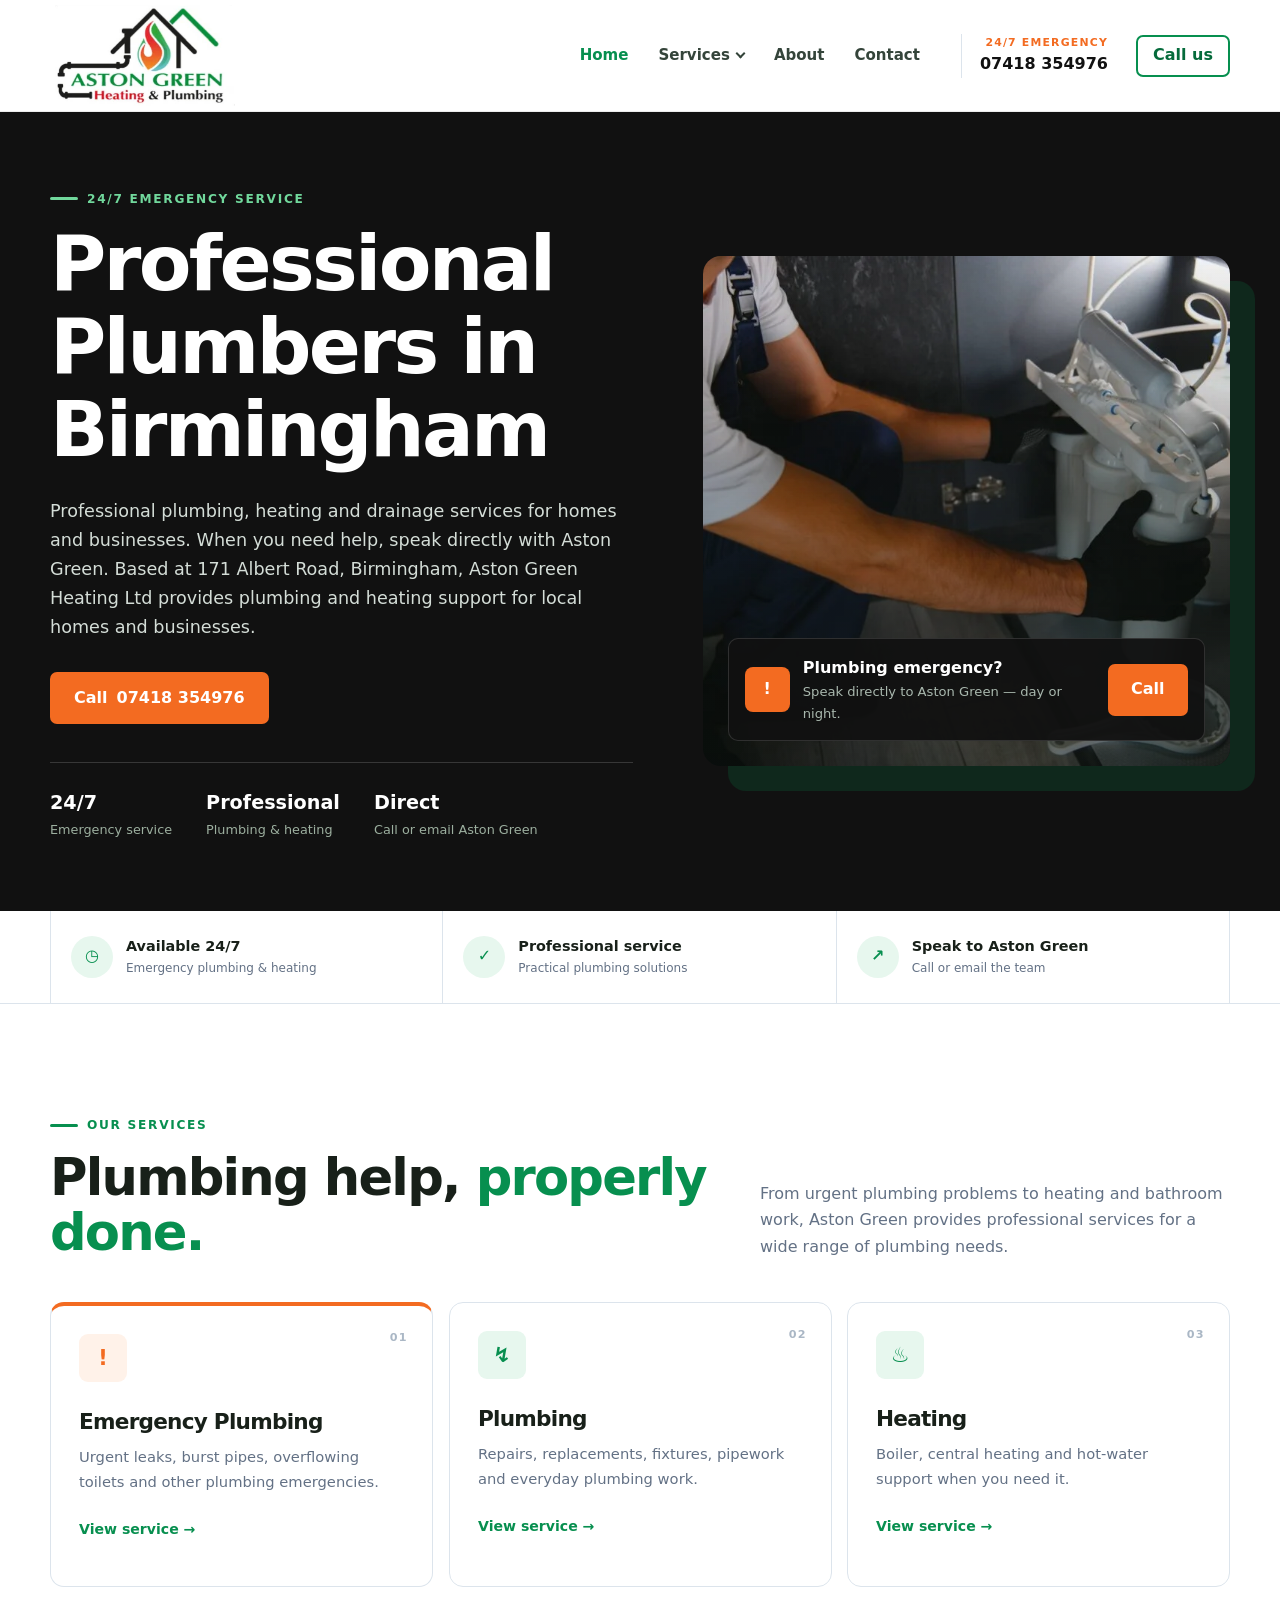
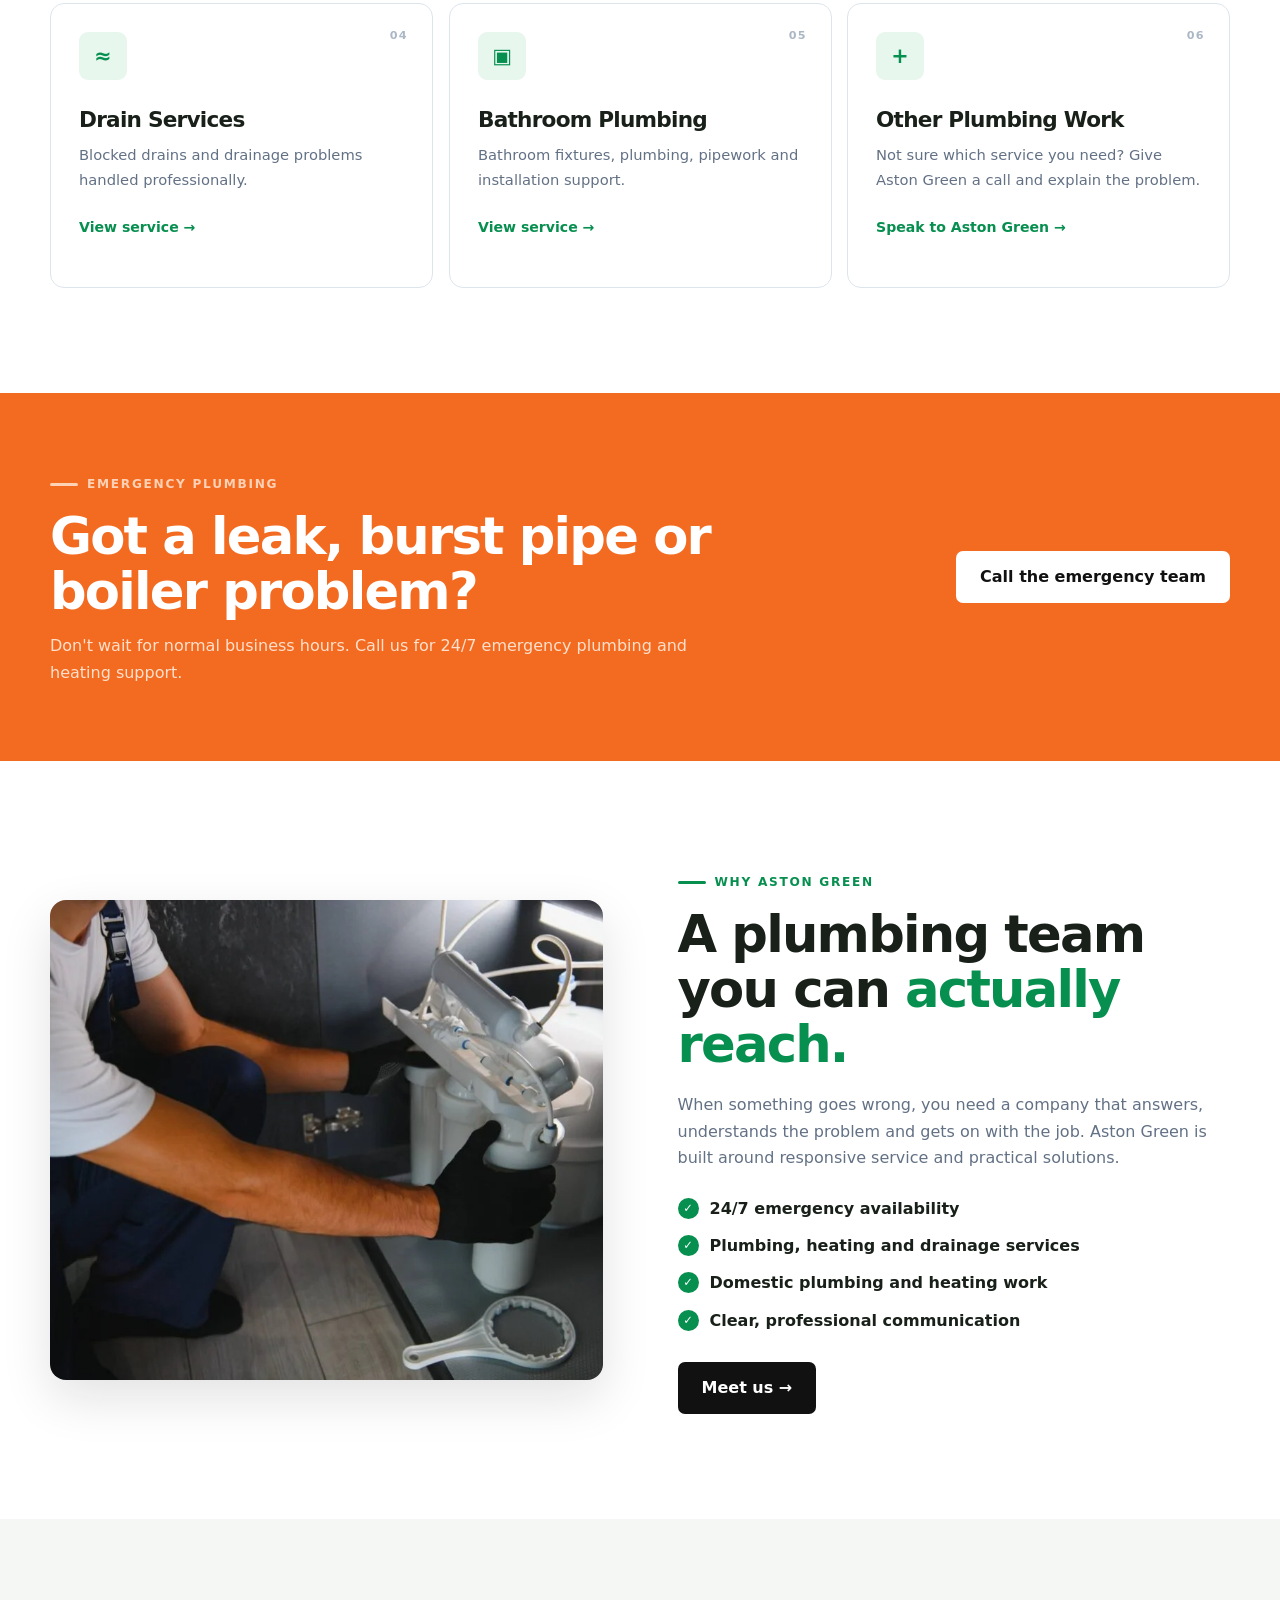
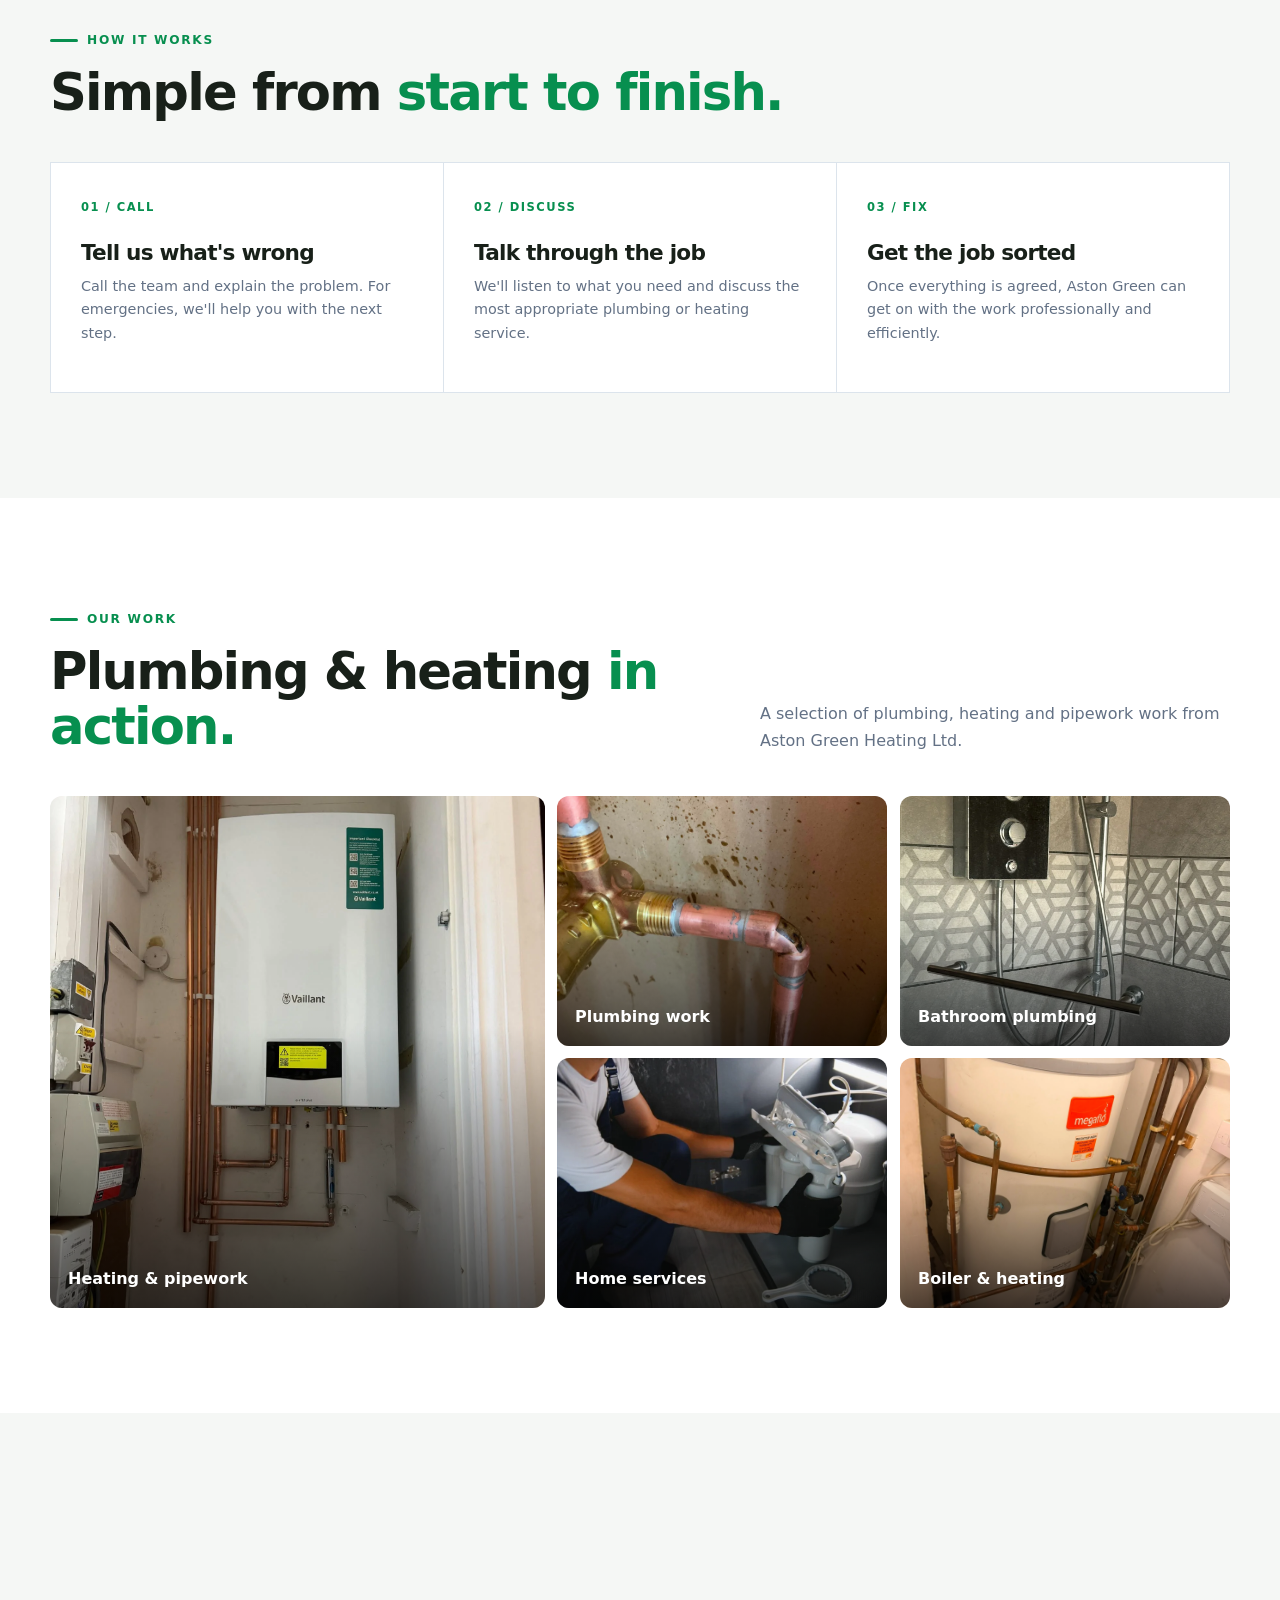
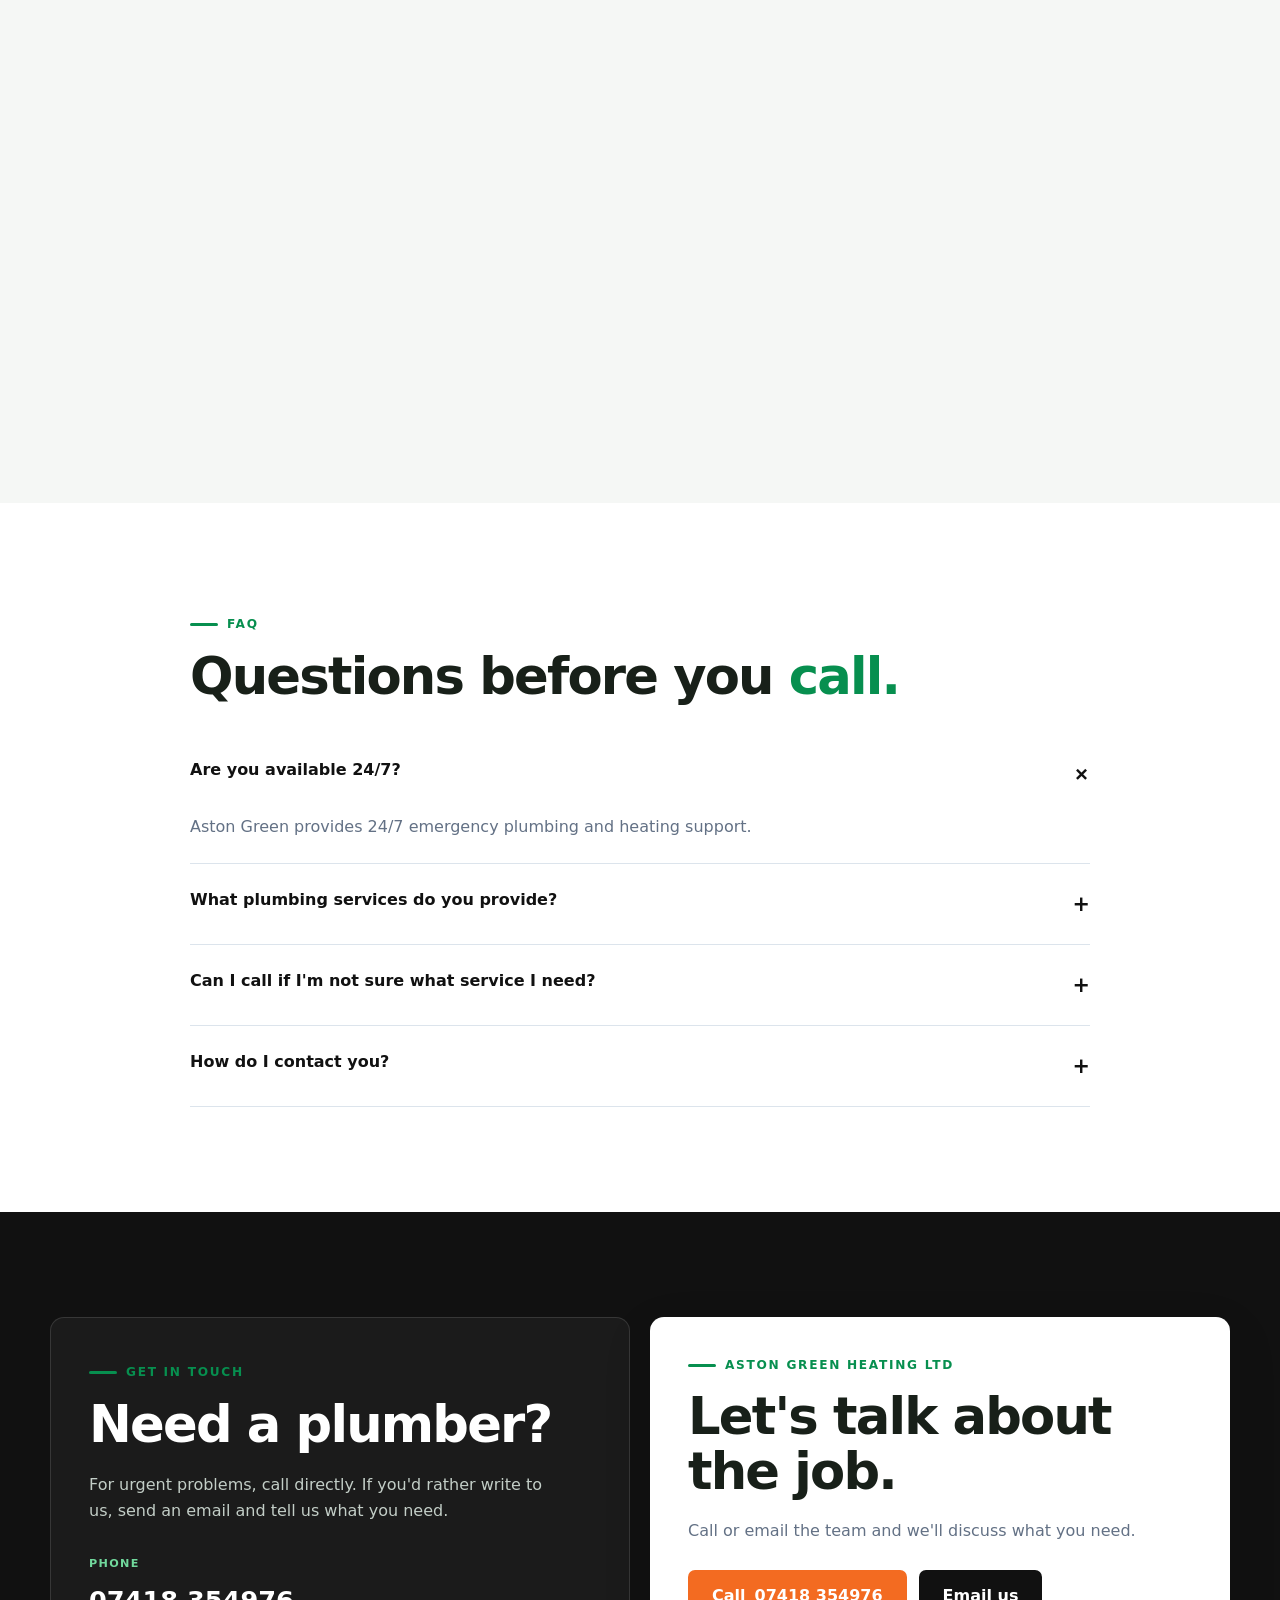
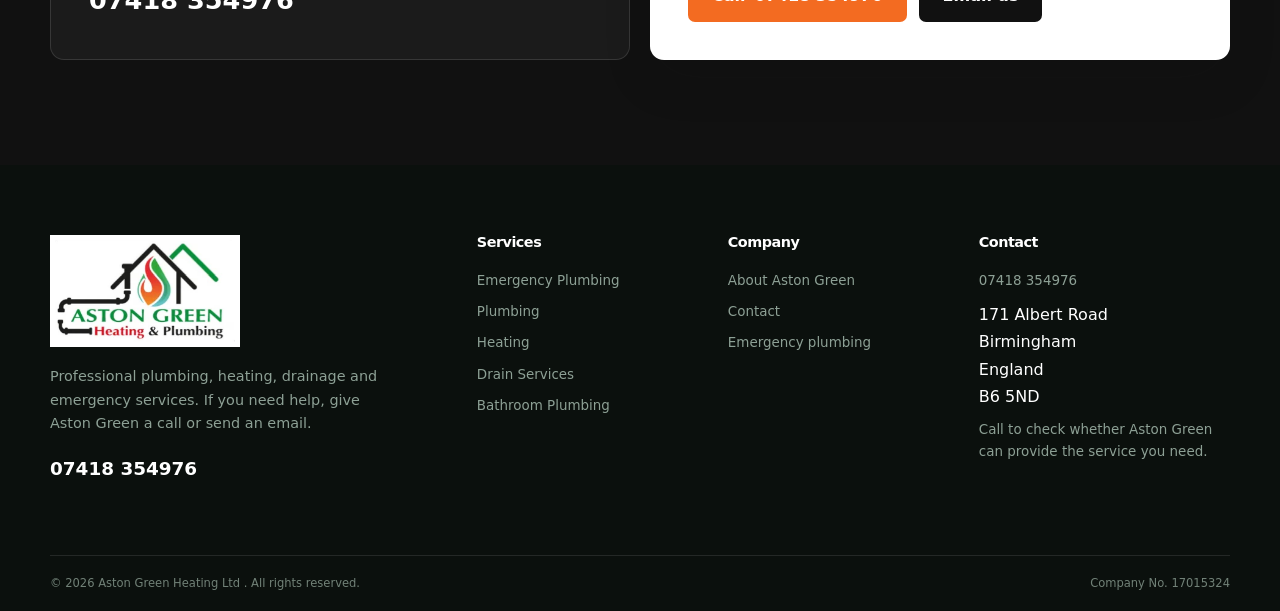
<file: index.html>
<!DOCTYPE html>
<html lang="en-GB">
 <head>
  <!-- SEO METADATA — Page title, description and social sharing tags -->
  <title>
   Plumbers in Birmingham | Aston Green Heating Ltd
  </title>
  <meta charset="utf-8"/>
  <meta content="width=device-width, initial-scale=1" name="viewport"/>
  <meta content="#111111" name="theme-color"/>
  <link href="styles.css" rel="stylesheet"/>
  <link href="assets/favicon.ico" rel="icon" type="image/x-icon"/>
  <link href="assets/favicon-32.png" rel="icon" sizes="32x32" type="image/png"/>
  <link href="assets/favicon-16.png" rel="icon" sizes="16x16" type="image/png"/>
  <link href="assets/apple-touch-icon.png" rel="apple-touch-icon" sizes="180x180"/>
  <meta content="Aston Green Heating Ltd provides professional plumbing, heating, boiler, drainage and emergency plumbing services in Birmingham. Call us today." name="description"/>
  <meta content="index, follow, max-image-preview:large" name="robots"/>
  <meta content="website" property="og:type"/>
  <meta content="Aston Green Heating Ltd" property="og:site_name"/>
  <meta content="Plumbers in Birmingham | Aston Green Heating Ltd" property="og:title"/>
  <meta content="Aston Green Heating Ltd provides professional plumbing, heating, boiler, drainage and emergency plumbing services in Birmingham. Call us today." property="og:description"/>
  <meta content="en_GB" property="og:locale"/>
  <meta content="summary_large_image" name="twitter:card"/>
  <meta content="Plumbers in Birmingham | Aston Green Heating Ltd" name="twitter:title"/>
  <meta content="Aston Green Heating Ltd provides professional plumbing, heating, boiler, drainage and emergency plumbing services in Birmingham. Call us today." name="twitter:description"/>
  <script type="application/ld+json">
   {
  "@context": "https://schema.org",
  "@type": [
    "LocalBusiness",
    "Plumber"
  ],
  "name": "Aston Green Heating Ltd",
  "legalName": "Aston Green Heating Ltd",
  "telephone": "+44 7418 354976",
  "email": "info@agheatingandplumbing.co.uk",
  "address": {
    "@type": "PostalAddress",
    "streetAddress": "171 Albert Road",
    "addressLocality": "Birmingham",
    "addressCountry": "GB",
    "postalCode": "B6 5ND"
  },
  "identifier": {
    "@type": "PropertyValue",
    "propertyID": "Company Number",
    "value": "17015324"
  },
  "description": "Aston Green Heating Ltd provides professional plumbing, heating, boiler, drainage and emergency plumbing services in Birmingham. Call us today.",
  "serviceType": [
    "Plumbing services",
    "Heating services",
    "Boiler services",
    "Drain services",
    "Bathroom plumbing",
    "Emergency plumbing",
    "Emergency heating"
  ],
  "openingHoursSpecification": [
    {
      "@type": "OpeningHoursSpecification",
      "dayOfWeek": [
        "Monday",
        "Tuesday",
        "Wednesday",
        "Thursday",
        "Friday",
        "Saturday",
        "Sunday"
      ],
      "opens": "00:00",
      "closes": "23:59"
    }
  ]
}
  </script>
 </head>
 <body>
  <!-- SITE HEADER — Navigation, logo and primary contact action -->
  <header class="site-header">
   <div class="container header-inner">
    <a aria-label="Aston Green Heating Ltd home" class="brand" href="index.html">
     <img alt="Aston Green Heating &amp; Plumbing logo" src="assets/aston-green-logo.png"/>
    </a>
    <input class="nav-toggle" id="nav-toggle-home" type="checkbox"/>
    <label aria-expanded="false" aria-label="Open navigation" class="menu-toggle" for="nav-toggle-home">
     <span>
     </span>
     <span>
     </span>
     <span>
     </span>
    </label>
    <nav aria-label="Primary navigation" class="main-nav">
     <a class="active" href="index.html">
      Home
     </a>
     <details class="nav-dropdown">
      <summary aria-expanded="false">
       Services
       <span aria-hidden="true" class="chevron">
       </span>
      </summary>
      <div class="dropdown-menu">
       <a href="emergency.html">
        Emergency Plumbing
       </a>
       <a href="plumbing.html">
        Plumbing
       </a>
       <a href="heating.html">
        Heating
       </a>
       <a href="drains.html">
        Drain Services
       </a>
       <a href="bathrooms.html">
        Bathroom Plumbing
       </a>
      </div>
     </details>
     <a class="" href="about.html">
      About
     </a>
     <a class="" href="contact.html">
      Contact
     </a>
    </nav>
    <a class="header-call" data-site-phone-link="" href="tel:07418354976">
     <span class="header-call-label">
      24/7 Emergency
     </span>
     <strong>
      <span data-site-phone="">
       07418 354976
      </span>
     </strong>
    </a>
    <a class="header-call-action" data-site-phone-link="" href="tel:07418354976">
     Call us
    </a>
   </div>
  </header>
  <!-- MAIN CONTENT — Page-specific content -->
  <main>
   <!-- SECTION: Professional Plumbers in Birmingham -->
   <section class="hero">
    <div class="container hero-in">
     <div>
      <div class="kicker">
       24/7 Emergency Service
      </div>
      <h1>
       Professional Plumbers in Birmingham
      </h1>
      <p>
       Professional plumbing, heating and drainage services for homes and businesses. When you need help, speak directly with Aston Green.
       Based at 171 Albert Road, Birmingham, Aston Green Heating Ltd provides plumbing and heating support for local homes and businesses.
      </p>
      <div class="actions">
       <a class="btn primary" data-site-phone-link="" href="tel:07418354976">
        Call
        <span data-site-phone="">
         07418 354976
        </span>
       </a>
      </div>
      <div class="hero-meta">
       <div>
        <strong>
         24/7
        </strong>
        <span>
         Emergency service
        </span>
       </div>
       <div>
        <strong>
         Professional
        </strong>
        <span>
         Plumbing &amp; heating
        </span>
       </div>
       <div>
        <strong>
         Direct
        </strong>
        <span>
         Call or email Aston Green
        </span>
       </div>
      </div>
     </div>
     <div class="hero-photo">
      <div class="hero-card">
       <div class="icon">
        !
       </div>
       <div>
        <strong>
         Plumbing emergency?
        </strong>
        <span>
         Speak directly to Aston Green &mdash; day or night.
        </span>
       </div>
       <a class="btn primary" data-site-phone-link="" href="tel:07418354976">
        Call
       </a>
      </div>
     </div>
    </div>
   </section>
   <!-- SECTION: Trust -->
   <section aria-label="Aston Green service highlights" class="trust">
    <div class="container trust-in">
     <div class="trust-item">
      <div class="trust-icon">
       ◷
      </div>
      <div>
       <strong>
        Available 24/7
       </strong>
       <span>
        Emergency plumbing &amp; heating
       </span>
      </div>
     </div>
     <div class="trust-item">
      <div class="trust-icon">
       &checkmark;
      </div>
      <div>
       <strong>
        Professional service
       </strong>
       <span>
        Practical plumbing solutions
       </span>
      </div>
     </div>
     <div class="trust-item">
      <div class="trust-icon">
       &nearrow;
      </div>
      <div>
       <strong>
        Speak to Aston Green
       </strong>
       <span>
        Call or email the team
       </span>
      </div>
     </div>
    </div>
   </section>
   <!-- SECTION: Plumbing help, properly done. -->
   <section class="section">
    <div class="container">
     <div class="section-head">
      <div>
       <div class="eyebrow">
        Our services
       </div>
       <h2>
        Plumbing help,
        <em>
         properly done.
        </em>
       </h2>
      </div>
      <p>
       From urgent plumbing problems to heating and bathroom work, Aston Green provides professional services for a wide range of plumbing needs.
      </p>
     </div>
     <div class="services">
      <article class="service emergency">
       <span class="num">
        01
       </span>
       <div class="svc-icon">
        !
       </div>
       <h3>
        Emergency Plumbing
       </h3>
       <p>
        Urgent leaks, burst pipes, overflowing toilets and other plumbing emergencies.
       </p>
       <a href="emergency.html">
        View service &rarr;
       </a>
      </article>
      <article class="service">
       <span class="num">
        02
       </span>
       <div class="svc-icon">
        ↯
       </div>
       <h3>
        Plumbing
       </h3>
       <p>
        Repairs, replacements, fixtures, pipework and everyday plumbing work.
       </p>
       <a href="plumbing.html">
        View service &rarr;
       </a>
      </article>
      <article class="service">
       <span class="num">
        03
       </span>
       <div class="svc-icon">
        ♨
       </div>
       <h3>
        Heating
       </h3>
       <p>
        Boiler, central heating and hot-water support when you need it.
       </p>
       <a href="heating.html">
        View service &rarr;
       </a>
      </article>
      <article class="service">
       <span class="num">
        04
       </span>
       <div class="svc-icon">
        &asymp;
       </div>
       <h3>
        Drain Services
       </h3>
       <p>
        Blocked drains and drainage problems handled professionally.
       </p>
       <a href="drains.html">
        View service &rarr;
       </a>
      </article>
      <article class="service">
       <span class="num">
        05
       </span>
       <div class="svc-icon">
        ▣
       </div>
       <h3>
        Bathroom Plumbing
       </h3>
       <p>
        Bathroom fixtures, plumbing, pipework and installation support.
       </p>
       <a href="bathrooms.html">
        View service &rarr;
       </a>
      </article>
      <article class="service">
       <span class="num">
        06
       </span>
       <div class="svc-icon">
        +
       </div>
       <h3>
        Other Plumbing Work
       </h3>
       <p>
        Not sure which service you need? Give Aston Green a call and explain the problem.
       </p>
       <a href="contact.html">
        Speak to Aston Green &rarr;
       </a>
      </article>
     </div>
    </div>
   </section>
   <!-- SECTION: Got a leak, burst pipe or boiler problem? -->
   <section class="emergency-band">
    <div class="container emergency-in">
     <div>
      <div class="eyebrow">
       Emergency plumbing
      </div>
      <h2>
       Got a leak, burst pipe or boiler problem?
      </h2>
      <p>
       Don't wait for normal business hours. Call us for 24/7 emergency plumbing and heating support.
      </p>
     </div>
     <a class="btn white-btn" data-site-phone-link="" href="tel:07418354976">
      Call the emergency team
     </a>
    </div>
   </section>
   <!-- SECTION: A plumbing team you can actually reach. -->
   <section class="section">
    <div class="container split">
     <div aria-label="Professional plumbing tools and equipment" class="photo plumb" role="img">
     </div>
     <div class="copy">
      <div class="eyebrow">
       Why Aston Green
      </div>
      <h2>
       A plumbing team you can
       <em>
        actually reach.
       </em>
      </h2>
      <p>
       When something goes wrong, you need a company that answers, understands the problem and gets on with the job. Aston Green is built around responsive service and practical solutions.
      </p>
      <ul class="checks">
       <li>
        24/7 emergency availability
       </li>
       <li>
        Plumbing, heating and drainage services
       </li>
       <li>
        Domestic plumbing and heating work
       </li>
       <li>
        Clear, professional communication
       </li>
      </ul>
      <div class="actions" style="margin-top:28px">
       <a class="btn secondary" href="about.html">
        Meet us &rarr;
       </a>
      </div>
     </div>
    </div>
   </section>
   <!-- SECTION: Simple from start to finish. -->
   <section class="section gray">
    <div class="container">
     <div class="section-head">
      <div>
       <div class="eyebrow">
        How it works
       </div>
       <h2>
        Simple from
        <em>
         start to finish.
        </em>
       </h2>
      </div>
     </div>
     <div class="steps">
      <div class="step">
       <b>
        01 / CALL
       </b>
       <h3>
        Tell us what's wrong
       </h3>
       <p>
        Call the team and explain the problem. For emergencies, we'll help you with the next step.
       </p>
      </div>
      <div class="step">
       <b>
        02 / DISCUSS
       </b>
       <h3>
        Talk through the job
       </h3>
       <p>
        We'll listen to what you need and discuss the most appropriate plumbing or heating service.
       </p>
      </div>
      <div class="step">
       <b>
        03 / FIX
       </b>
       <h3>
        Get the job sorted
       </h3>
       <p>
        Once everything is agreed, Aston Green can get on with the work professionally and efficiently.
       </p>
      </div>
     </div>
    </div>
   </section>
   <!-- SECTION: Plumbing & heating in action. -->
   <section class="section">
    <div class="container">
     <div class="section-head">
      <div>
       <div class="eyebrow">
        Our work
       </div>
       <h2>
        Plumbing &amp; heating
        <em>
         in action.
        </em>
       </h2>
      </div>
      <p>
       A selection of plumbing, heating and pipework work from Aston Green Heating Ltd.
      </p>
     </div>
     <div class="gallery">
      <div class="g g1">
       <span>
        Heating &amp; pipework
       </span>
      </div>
      <div class="g g2">
       <span>
        Plumbing work
       </span>
      </div>
      <div class="g g3">
       <span>
        Bathroom plumbing
       </span>
      </div>
      <div class="g g4">
       <span>
        Home services
       </span>
      </div>
      <div class="g g5">
       <span>
        Boiler &amp; heating
       </span>
      </div>
     </div>
    </div>
   </section>
   <!-- SECTION: Not sure if Aston Green can help with your job? -->
   <section class="section gray">
    <div class="container split">
     <div>
      <div class="eyebrow">
       Need a service?
      </div>
      <h2>
       Not sure if Aston Green can help with your
       <em>
        job?
       </em>
      </h2>
      <p style="margin-top:20px;max-width:620px;">
       Give the team a call and explain what you need. We'll let you know whether we can provide the service.
      </p>
      <div class="actions" style="margin-top:28px;">
       <a class="btn primary" data-site-phone-link="" href="tel:07418354976">
        Call us
       </a>
      </div>
     </div>
     <div aria-label="Heating equipment and plumbing system" class="photo heating" role="img">
     </div>
    </div>
   </section>
   <!-- SECTION: Questions before you call. -->
   <section class="section">
    <div class="container faq">
     <div class="eyebrow">
      FAQ
     </div>
     <h2>
      Questions before you
      <em>
       call.
      </em>
     </h2>
     <div style="margin-top:30px;">
      <details class="faq-item" open="">
       <summary>
        Are you available 24/7?
        <span>
         +
        </span>
       </summary>
       <div class="faq-answer">
        <p>
         Aston Green provides 24/7 emergency plumbing and heating support.
        </p>
       </div>
      </details>
      <details class="faq-item">
       <summary>
        What plumbing services do you provide?
        <span>
         +
        </span>
       </summary>
       <div class="faq-answer">
        <p>
         Aston Green provides plumbing, heating, drainage, bathroom plumbing and emergency services.
        </p>
       </div>
      </details>
      <details class="faq-item">
       <summary>
        Can I call if I'm not sure what service I need?
        <span>
         +
        </span>
       </summary>
       <div class="faq-answer">
        <p>
         Yes. Give the team a call, explain what's happening and we'll let you know whether Aston Green can provide the service.
        </p>
       </div>
      </details>
      <details class="faq-item">
       <summary>
        How do I contact you?
        <span>
         +
        </span>
       </summary>
       <div class="faq-answer">
        <p>
         Call
         <span data-site-phone="">
          07418 354976
         </span>
         for help.
        </p>
       </div>
      </details>
     </div>
    </div>
   </section>
   <!-- SECTION: Need a plumber? -->
   <section class="section contact">
    <div class="container contact-grid">
     <div class="contact-card">
      <div class="eyebrow">
       Get in touch
      </div>
      <h2>
       Need a plumber?
      </h2>
      <p>
       For urgent problems, call directly. If you'd rather write to us, send an email and tell us what you need.
      </p>
      <div class="contact-details">
       <span class="contact-label">
        Phone
       </span>
       <a data-site-phone-link="" href="tel:07418354976">
        <span data-site-phone="">
         07418 354976
        </span>
       </a>    
      </div>
     </div>
     <div class="contact-action">
      <div class="eyebrow">
       Aston Green Heating Ltd
      </div>
      <h2>
       Let's talk about the job.
      </h2>
      <p>
       Call or email the team and we'll discuss what you need.
      </p>
      <div class="contact-buttons">
       <a class="btn primary" data-site-phone-link="" href="tel:07418354976">
        Call
        <span data-site-phone="">
         07418 354976
        </span>
       </a>
       <a class="btn secondary" data-site-email-link="" href="mailto:info@agheatingandplumbing.co.uk">
        Email us
       </a>
      </div>
     </div>
    </div>
   </section>
  </main>
  <!-- SITE FOOTER — Contact details, services and company information -->
  <footer class="site-footer">
   <div class="container footer-main">
    <div class="footer-brand">
     <a aria-label="Aston Green Heating Ltd home" class="brand footer-logo" href="index.html">
      <img alt="Aston Green Heating &amp; Plumbing logo" src="assets/aston-green-logo.png"/>
     </a>
     <p>
      Professional plumbing, heating, drainage and emergency services. If you need help, give Aston Green a call or send an email.
     </p>
     <a class="footer-phone" data-site-phone-link="" href="tel:07418354976">
      <span data-site-phone="">
       07418 354976
      </span>
     </a>
    </div>
    <div class="footer-col">
     <h3>
      Services
     </h3>
     <a href="emergency.html">
      Emergency Plumbing
     </a>
     <a href="plumbing.html">
      Plumbing
     </a>
     <a href="heating.html">
      Heating
     </a>
     <a href="drains.html">
      Drain Services
     </a>
     <a href="bathrooms.html">
      Bathroom Plumbing
     </a>
    </div>
    <div class="footer-col">
     <h3>
      Company
     </h3>
     <a href="about.html">
      About Aston Green
     </a>
     <a href="contact.html">
      Contact
     </a>
     <a href="emergency.html">
      Emergency plumbing
     </a>
    </div>
    <div class="footer-col footer-contact">
     <h3>
      Contact
     </h3>
     <a data-site-phone-link="" href="tel:07418354976">
      <span data-site-phone="">
       07418 354976
      </span>
     </a>
     <address class="footer-address" data-site-address="">
      171 Albert Road
      <br/>
      Birmingham
      <br/>
      England
      <br/>
      B6 5ND
     </address>
     <span>
      Call to check whether Aston Green can provide the service you need.
     </span>
    </div>
   </div>
   <div class="container footer-bottom">
    <span>
     &copy;
     <span data-current-year="">
      2026
     </span>
     <span data-site-company="">
      Aston Green Heating Ltd
     </span>
     . All rights reserved.
    </span>
    <span>
     Company No.
     <span data-site-company-number="">
      17015324
     </span>
    </span>
   </div>
  </footer>
  <!-- MOBILE CALL BAR -->
  <div class="mobile-call-bar">
   <span>
    24/7 Emergency
    <strong>
     <span data-site-phone="">
      07418 354976
     </span>
    </strong>
   </span>
   <a data-site-phone-link="" href="tel:07418354976">
    Call us
   </a>
  </div>
  <!-- SITE JAVASCRIPT — Shared business settings and interactions -->
  <script defer="" src="script.js">
  </script>
 </body>
</html>
</file>
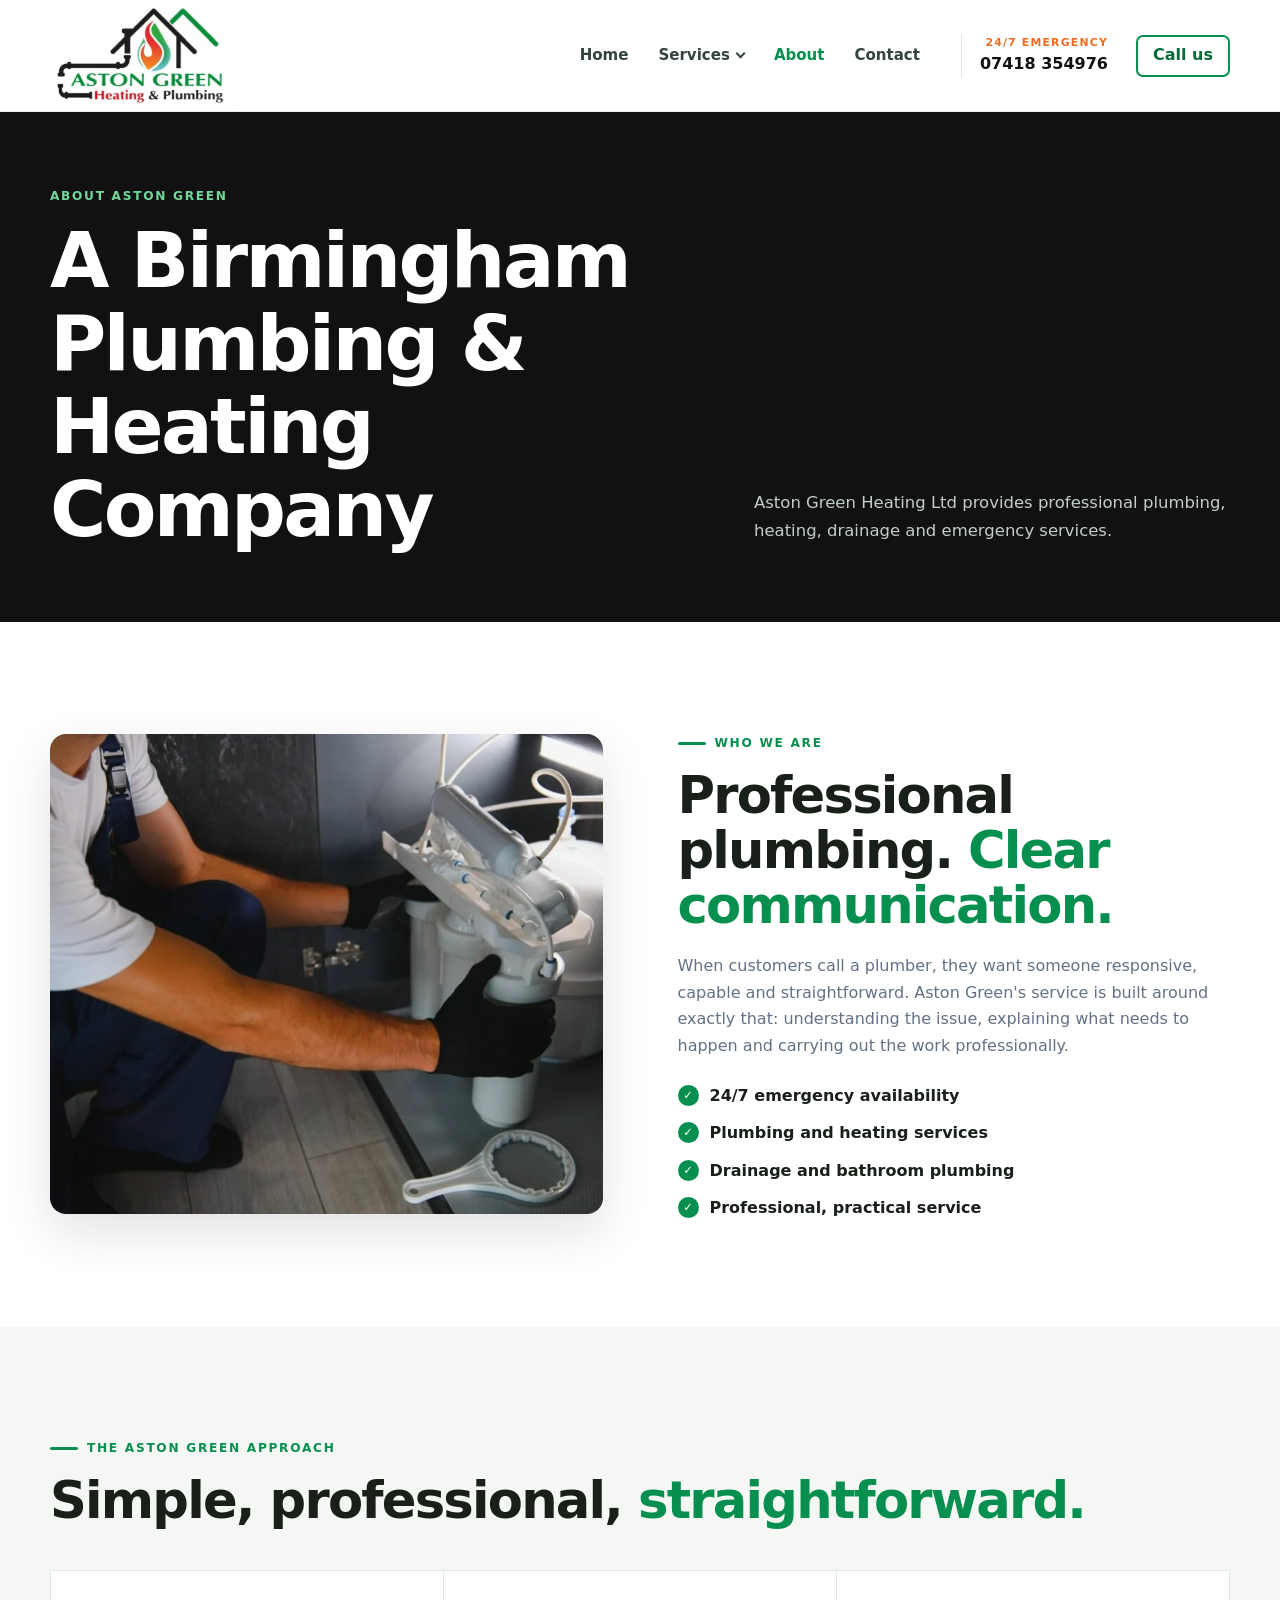
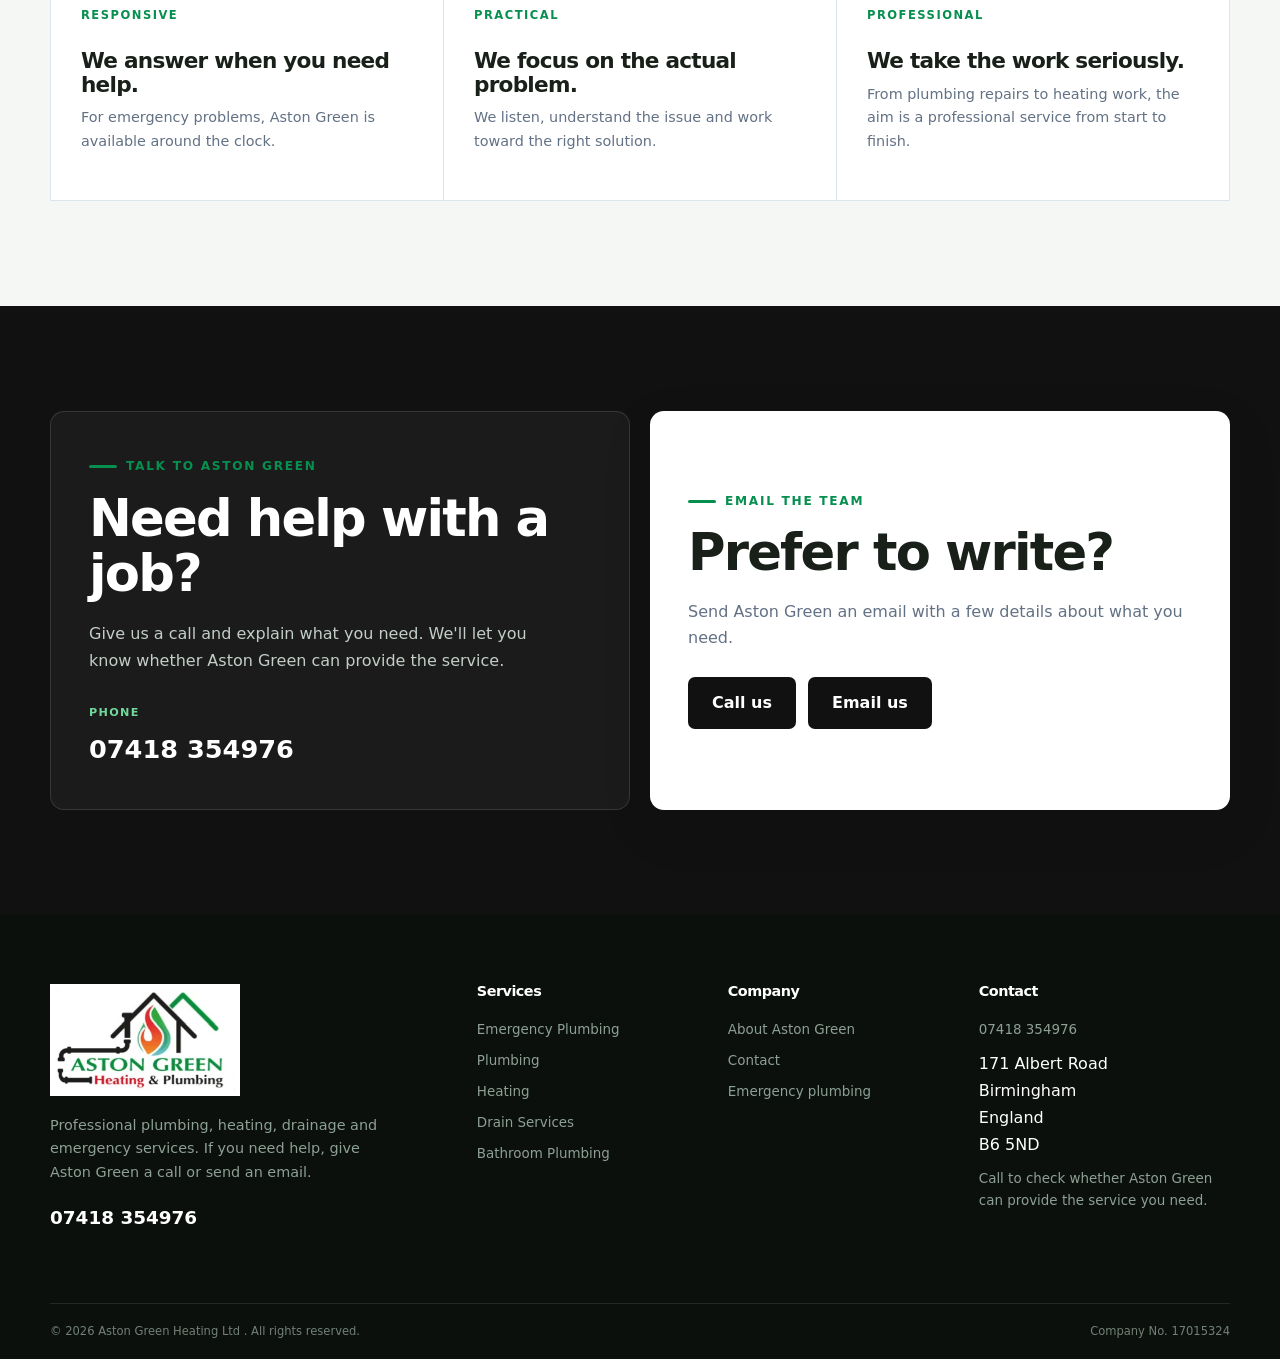
<file: about.html>
<!DOCTYPE html>
<html lang="en-GB">
 <head>
  <!-- SEO METADATA — Page title, description and social sharing tags -->
  <title>
   Aston Green Heating Ltd | Plumbers in Birmingham
  </title>
  <meta charset="utf-8"/>
  <meta content="width=device-width, initial-scale=1" name="viewport"/>
  <meta content="#111111" name="theme-color"/>
  <link href="styles.css" rel="stylesheet"/>
  <link href="assets/favicon.ico" rel="icon" type="image/x-icon"/>
  <link href="assets/favicon-32.png" rel="icon" sizes="32x32" type="image/png"/>
  <link href="assets/favicon-16.png" rel="icon" sizes="16x16" type="image/png"/>
  <link href="assets/apple-touch-icon.png" rel="apple-touch-icon" sizes="180x180"/>
  <meta content="Learn about Aston Green Heating Ltd, a Birmingham plumbing and heating company providing professional plumbing, heating, drainage and emergency services." name="description"/>
  <meta content="index, follow, max-image-preview:large" name="robots"/>
  <meta content="website" property="og:type"/>
  <meta content="Aston Green Heating Ltd" property="og:site_name"/>
  <meta content="Aston Green Heating Ltd | Plumbers in Birmingham" property="og:title"/>
  <meta content="Learn about Aston Green Heating Ltd, a Birmingham plumbing and heating company providing professional plumbing, heating, drainage and emergency services." property="og:description"/>
  <meta content="en_GB" property="og:locale"/>
  <meta content="summary_large_image" name="twitter:card"/>
  <meta content="Aston Green Heating Ltd | Plumbers in Birmingham" name="twitter:title"/>
  <meta content="Learn about Aston Green Heating Ltd, a Birmingham plumbing and heating company providing professional plumbing, heating, drainage and emergency services." name="twitter:description"/>
  <script type="application/ld+json">
   {
  "@context": "https://schema.org",
  "@type": [
    "LocalBusiness",
    "Plumber"
  ],
  "name": "Aston Green Heating Ltd",
  "legalName": "Aston Green Heating Ltd",
  "telephone": "+44 7418 354976",
  "email": "info@agheatingandplumbing.co.uk",
  "address": {
    "@type": "PostalAddress",
    "streetAddress": "171 Albert Road",
    "addressLocality": "Birmingham",
    "addressCountry": "GB",
    "postalCode": "B6 5ND"
  },
  "identifier": {
    "@type": "PropertyValue",
    "propertyID": "Company Number",
    "value": "17015324"
  },
  "description": "Learn about Aston Green Heating Ltd, a Birmingham plumbing and heating company providing professional plumbing, heating, drainage and emergency services.",
  "serviceType": [
    "Plumbing services",
    "Heating services",
    "Boiler services",
    "Drain services",
    "Bathroom plumbing",
    "Emergency plumbing",
    "Emergency heating"
  ],
  "openingHoursSpecification": [
    {
      "@type": "OpeningHoursSpecification",
      "dayOfWeek": [
        "Monday",
        "Tuesday",
        "Wednesday",
        "Thursday",
        "Friday",
        "Saturday",
        "Sunday"
      ],
      "opens": "00:00",
      "closes": "23:59"
    }
  ]
}
  </script>
 </head>
 <body>
  <!-- SITE HEADER — Navigation, logo and primary contact action -->
  <header class="site-header">
   <div class="container header-inner">
    <a aria-label="Aston Green Heating Ltd home" class="brand" href="index.html">
     <img alt="Aston Green Heating &amp; Plumbing logo" src="assets/aston-green-logo.png"/>
    </a>
    <input class="nav-toggle" id="nav-toggle-about" type="checkbox"/>
    <label aria-expanded="false" aria-label="Open navigation" class="menu-toggle" for="nav-toggle-about">
     <span>
     </span>
     <span>
     </span>
     <span>
     </span>
    </label>
    <nav aria-label="Primary navigation" class="main-nav">
     <a class="" href="index.html">
      Home
     </a>
     <details class="nav-dropdown">
      <summary aria-expanded="false">
       Services
       <span aria-hidden="true" class="chevron">
       </span>
      </summary>
      <div class="dropdown-menu">
       <a href="emergency.html">
        Emergency Plumbing
       </a>
       <a href="plumbing.html">
        Plumbing
       </a>
       <a href="heating.html">
        Heating
       </a>
       <a href="drains.html">
        Drain Services
       </a>
       <a href="bathrooms.html">
        Bathroom Plumbing
       </a>
      </div>
     </details>
     <a class="active" href="about.html">
      About
     </a>
     <a class="" href="contact.html">
      Contact
     </a>
    </nav>
    <a class="header-call" data-site-phone-link="" href="tel:07418354976">
     <span class="header-call-label">
      24/7 Emergency
     </span>
     <strong>
      <span data-site-phone="">
       07418 354976
      </span>
     </strong>
    </a>
    <a class="header-call-action" data-site-phone-link="" href="tel:07418354976">
     Call us
    </a>
   </div>
  </header>
  <!-- MAIN CONTENT — Page-specific content -->
  <main>
   <!-- SECTION: A Birmingham Plumbing & Heating Company -->
   <section class="page-hero">
    <div class="container page-hero-in">
     <div>
      <div class="crumb">
       About Aston Green
      </div>
      <h1>
       A Birmingham Plumbing &amp; Heating Company
      </h1>
     </div>
     <p>
      <span data-site-company="">
       Aston Green Heating Ltd
      </span>
      provides professional plumbing, heating, drainage and emergency services.
     </p>
    </div>
   </section>
   <!-- SECTION: Professional plumbing. Clear communication. -->
   <section class="section">
    <div class="container split">
     <div aria-label="Professional plumbing equipment" class="photo plumb" role="img">
     </div>
     <div class="copy">
      <div class="eyebrow">
       Who we are
      </div>
      <h2>
       Professional plumbing.
       <em>
        Clear communication.
       </em>
      </h2>
      <p>
       When customers call a plumber, they want someone responsive, capable and straightforward. Aston Green's service is built around exactly that: understanding the issue, explaining what needs to happen and carrying out the work professionally.
      </p>
      <ul class="checks">
       <li>
        24/7 emergency availability
       </li>
       <li>
        Plumbing and heating services
       </li>
       <li>
        Drainage and bathroom plumbing
       </li>
       <li>
        Professional, practical service
       </li>
      </ul>
     </div>
    </div>
   </section>
   <!-- SECTION: Simple, professional, straightforward. -->
   <section class="section gray">
    <div class="container">
     <div class="section-head">
      <div>
       <div class="eyebrow">
        The Aston Green approach
       </div>
       <h2>
        Simple, professional,
        <em>
         straightforward.
        </em>
       </h2>
      </div>
     </div>
     <div class="steps">
      <div class="step">
       <b>
        RESPONSIVE
       </b>
       <h3>
        We answer when you need help.
       </h3>
       <p>
        For emergency problems, Aston Green is available around the clock.
       </p>
      </div>
      <div class="step">
       <b>
        PRACTICAL
       </b>
       <h3>
        We focus on the actual problem.
       </h3>
       <p>
        We listen, understand the issue and work toward the right solution.
       </p>
      </div>
      <div class="step">
       <b>
        PROFESSIONAL
       </b>
       <h3>
        We take the work seriously.
       </h3>
       <p>
        From plumbing repairs to heating work, the aim is a professional service from start to finish.
       </p>
      </div>
     </div>
    </div>
   </section>
   <!-- SECTION: Need help with a job? -->
   <section class="section contact">
    <div class="container contact-grid">
     <div class="contact-card">
      <div class="eyebrow">
       Talk to Aston Green
      </div>
      <h2>
       Need help with a job?
      </h2>
      <p>
       Give us a call and explain what you need. We'll let you know whether Aston Green can provide the service.
      </p>
      <div class="contact-details">
       <span class="contact-label">
        Phone
       </span>
       <a data-site-phone-link="" href="tel:07418354976">
        <span data-site-phone="">
         07418 354976
        </span>
       </a>
      </div>
     </div>
     <div class="contact-action">
      <div class="eyebrow">
       Email the team
      </div>
      <h2>
       Prefer to write?
      </h2>
      <p>
       Send Aston Green an email with a few details about what you need.
      </p>
      <div class="contact-buttons">
       <a class="btn secondary" data-site-phone-link="" href="tel:07418354976">
        Call us
       </a>
       <a class="btn secondary" data-site-email-link="" href="mailto:info@agheatingandplumbing.co.uk">
        Email us
       </a>
      </div>
     </div>
    </div>
   </section>
  </main>
  <!-- SITE FOOTER — Contact details, services and company information -->
  <footer class="site-footer">
   <div class="container footer-main">
    <div class="footer-brand">
     <a aria-label="Aston Green Heating Ltd home" class="brand footer-logo" href="index.html">
      <img alt="Aston Green Heating &amp; Plumbing logo" src="assets/aston-green-logo.png"/>
     </a>
     <p>
      Professional plumbing, heating, drainage and emergency services. If you need help, give Aston Green a call or send an email.
     </p>
     <a class="footer-phone" data-site-phone-link="" href="tel:07418354976">
      <span data-site-phone="">
       07418 354976
      </span>
     </a>
    </div>
    <div class="footer-col">
     <h3>
      Services
     </h3>
     <a href="emergency.html">
      Emergency Plumbing
     </a>
     <a href="plumbing.html">
      Plumbing
     </a>
     <a href="heating.html">
      Heating
     </a>
     <a href="drains.html">
      Drain Services
     </a>
     <a href="bathrooms.html">
      Bathroom Plumbing
     </a>
    </div>
    <div class="footer-col">
     <h3>
      Company
     </h3>
     <a href="about.html">
      About Aston Green
     </a>
     <a href="contact.html">
      Contact
     </a>
     <a href="emergency.html">
      Emergency plumbing
     </a>
    </div>
    <div class="footer-col footer-contact">
     <h3>
      Contact
     </h3>
     <a data-site-phone-link="" href="tel:07418354976">
      <span data-site-phone="">
       07418 354976
      </span>
     </a>
     <address class="footer-address" data-site-address="">
      171 Albert Road
      <br/>
      Birmingham
      <br/>
      England
      <br/>
      B6 5ND
     </address>
     <span>
      Call to check whether Aston Green can provide the service you need.
     </span>
    </div>
   </div>
   <div class="container footer-bottom">
    <span>
     &copy;
     <span data-current-year="">
      2026
     </span>
     <span data-site-company="">
      Aston Green Heating Ltd
     </span>
     . All rights reserved.
    </span>
    <span>
     Company No.
     <span data-site-company-number="">
      17015324
     </span>
    </span>
   </div>
  </footer>
  <!-- MOBILE CALL BAR -->
  <div class="mobile-call-bar">
   <span>
    24/7 Emergency
    <strong>
     <span data-site-phone="">
      07418 354976
     </span>
    </strong>
   </span>
   <a data-site-phone-link="" href="tel:07418354976">
    Call us
   </a>
  </div>
  <!-- SITE JAVASCRIPT — Shared business settings and interactions -->
  <script defer="" src="script.js">
  </script>
 </body>
</html>
</file>
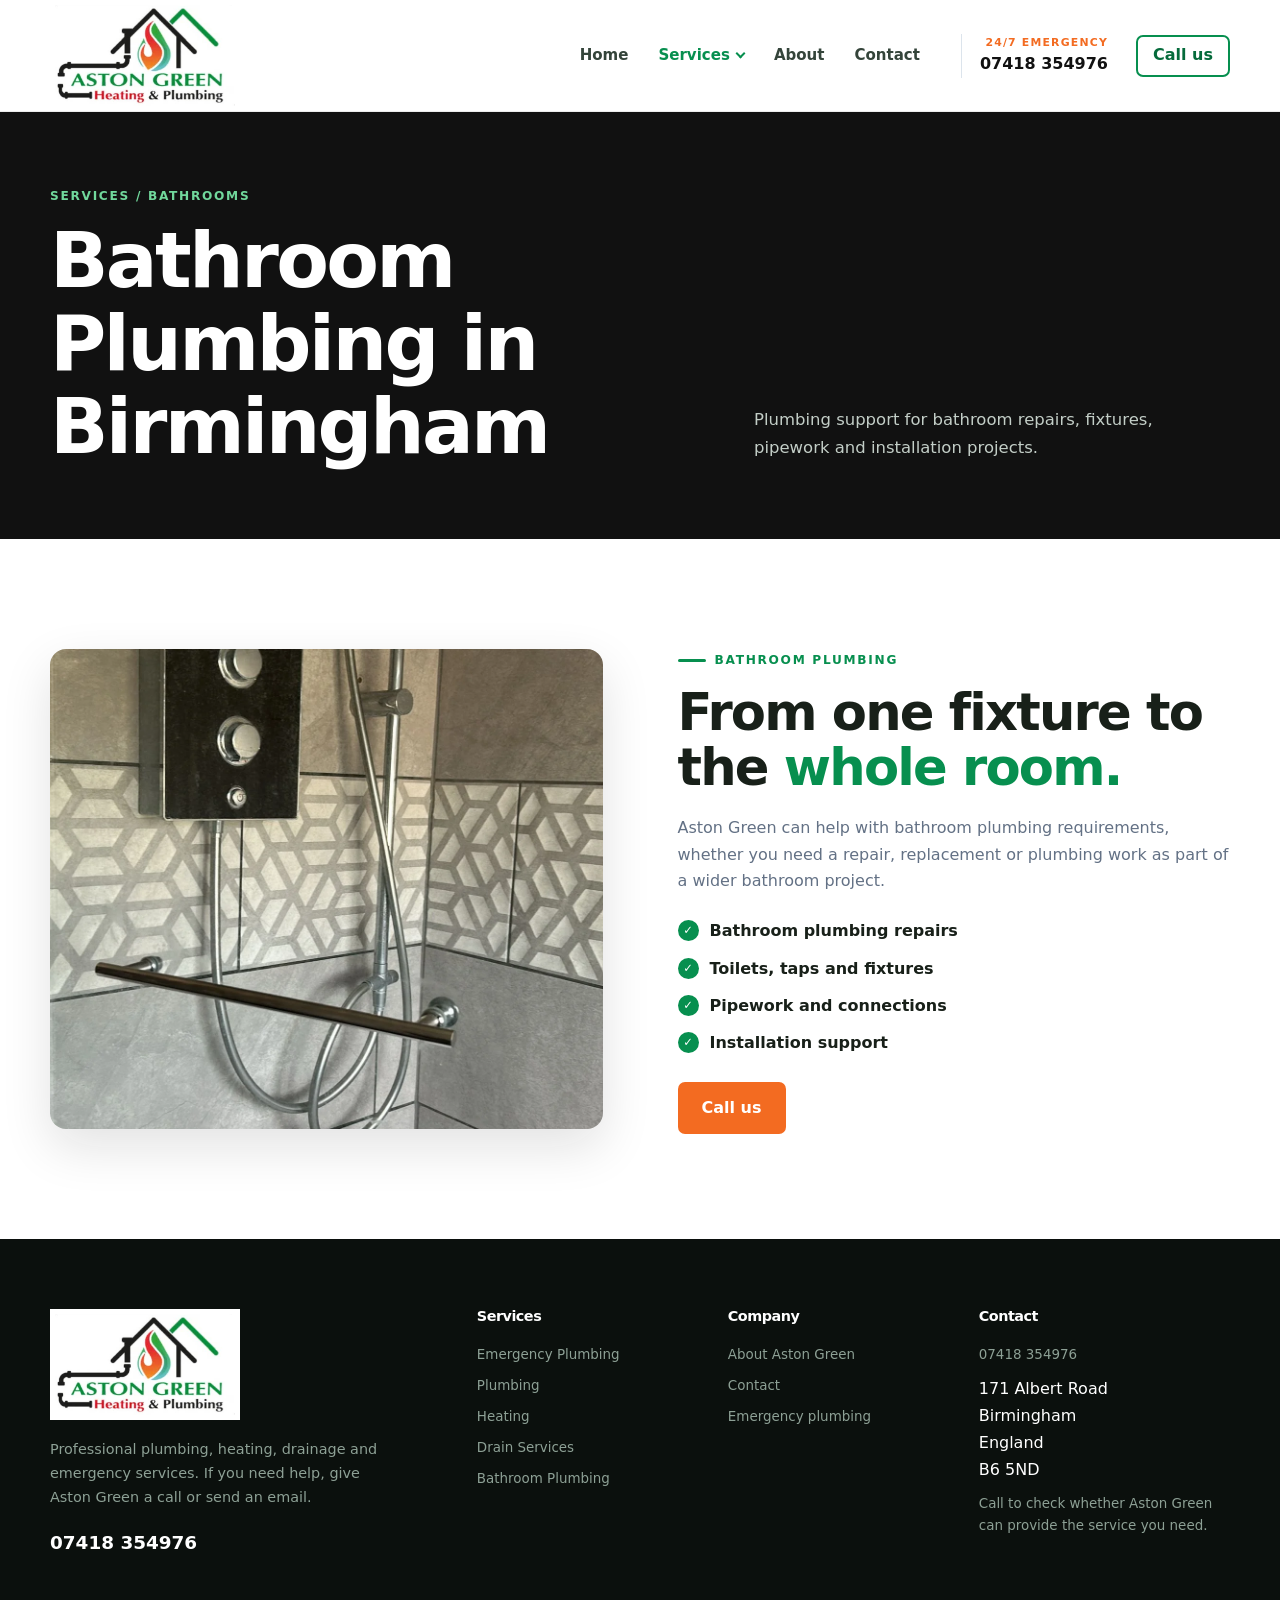
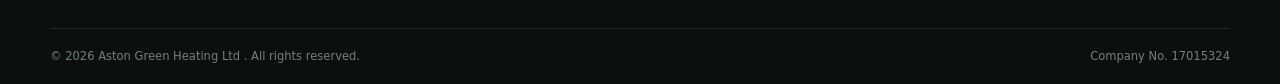
<file: bathrooms.html>
<!DOCTYPE html>
<html lang="en-GB">
 <head>
  <!-- SEO METADATA — Page title, description and social sharing tags -->
  <title>
   Bathroom Plumbing Birmingham | Aston Green Heating Ltd
  </title>
  <meta charset="utf-8"/>
  <meta content="width=device-width, initial-scale=1" name="viewport"/>
  <meta content="#111111" name="theme-color"/>
  <link href="styles.css" rel="stylesheet"/>
  <link href="assets/favicon.ico" rel="icon" type="image/x-icon"/>
  <link href="assets/favicon-32.png" rel="icon" sizes="32x32" type="image/png"/>
  <link href="assets/favicon-16.png" rel="icon" sizes="16x16" type="image/png"/>
  <link href="assets/apple-touch-icon.png" rel="apple-touch-icon" sizes="180x180"/>
  <meta content="Bathroom plumbing services in Birmingham from Aston Green Heating Ltd, including repairs, fixtures, pipework and installation support." name="description"/>
  <meta content="index, follow, max-image-preview:large" name="robots"/>
  <meta content="website" property="og:type"/>
  <meta content="Aston Green Heating Ltd" property="og:site_name"/>
  <meta content="Bathroom Plumbing Birmingham | Aston Green Heating Ltd" property="og:title"/>
  <meta content="Bathroom plumbing services in Birmingham from Aston Green Heating Ltd, including repairs, fixtures, pipework and installation support." property="og:description"/>
  <meta content="en_GB" property="og:locale"/>
  <meta content="summary_large_image" name="twitter:card"/>
  <meta content="Bathroom Plumbing Birmingham | Aston Green Heating Ltd" name="twitter:title"/>
  <meta content="Bathroom plumbing services in Birmingham from Aston Green Heating Ltd, including repairs, fixtures, pipework and installation support." name="twitter:description"/>
  <script type="application/ld+json">
   {
  "@context": "https://schema.org",
  "@type": [
    "LocalBusiness",
    "Plumber"
  ],
  "name": "Aston Green Heating Ltd",
  "legalName": "Aston Green Heating Ltd",
  "telephone": "+44 7418 354976",
  "email": "info@agheatingandplumbing.co.uk",
  "address": {
    "@type": "PostalAddress",
    "streetAddress": "171 Albert Road",
    "addressLocality": "Birmingham",
    "addressCountry": "GB",
    "postalCode": "B6 5ND"
  },
  "identifier": {
    "@type": "PropertyValue",
    "propertyID": "Company Number",
    "value": "17015324"
  },
  "description": "Bathroom plumbing services in Birmingham from Aston Green Heating Ltd, including repairs, fixtures, pipework and installation support.",
  "serviceType": [
    "Plumbing services",
    "Heating services",
    "Boiler services",
    "Drain services",
    "Bathroom plumbing",
    "Emergency plumbing",
    "Emergency heating"
  ],
  "openingHoursSpecification": [
    {
      "@type": "OpeningHoursSpecification",
      "dayOfWeek": [
        "Monday",
        "Tuesday",
        "Wednesday",
        "Thursday",
        "Friday",
        "Saturday",
        "Sunday"
      ],
      "opens": "00:00",
      "closes": "23:59"
    }
  ]
}
  </script>
 </head>
 <body>
  <!-- SITE HEADER — Navigation, logo and primary contact action -->
  <header class="site-header">
   <div class="container header-inner">
    <a aria-label="Aston Green Heating Ltd home" class="brand" href="index.html">
     <img alt="Aston Green Heating &amp; Plumbing logo" src="assets/aston-green-logo.png"/>
    </a>
    <input class="nav-toggle" id="nav-toggle-bathrooms" type="checkbox"/>
    <label aria-expanded="false" aria-label="Open navigation" class="menu-toggle" for="nav-toggle-bathrooms">
     <span>
     </span>
     <span>
     </span>
     <span>
     </span>
    </label>
    <nav aria-label="Primary navigation" class="main-nav">
     <a class="" href="index.html">
      Home
     </a>
     <details class="nav-dropdown active">
      <summary aria-expanded="false">
       Services
       <span aria-hidden="true" class="chevron">
       </span>
      </summary>
      <div class="dropdown-menu">
       <a href="emergency.html">
        Emergency Plumbing
       </a>
       <a href="plumbing.html">
        Plumbing
       </a>
       <a href="heating.html">
        Heating
       </a>
       <a href="drains.html">
        Drain Services
       </a>
       <a href="bathrooms.html">
        Bathroom Plumbing
       </a>
      </div>
     </details>
     <a class="" href="about.html">
      About
     </a>
     <a class="" href="contact.html">
      Contact
     </a>
    </nav>
    <a class="header-call" data-site-phone-link="" href="tel:07418354976">
     <span class="header-call-label">
      24/7 Emergency
     </span>
     <strong>
      <span data-site-phone="">
       07418 354976
      </span>
     </strong>
    </a>
    <a class="header-call-action" data-site-phone-link="" href="tel:07418354976">
     Call us
    </a>
   </div>
  </header>
  <!-- MAIN CONTENT — Page-specific content -->
  <main>
   <!-- SECTION: Bathroom Plumbing in Birmingham -->
   <section class="page-hero">
    <div class="container page-hero-in">
     <div>
      <div class="crumb">
       Services / Bathrooms
      </div>
      <h1>
       Bathroom Plumbing in Birmingham
      </h1>
     </div>
     <p>
      Plumbing support for bathroom repairs, fixtures, pipework and installation projects.
     </p>
    </div>
   </section>
   <!-- SECTION: From one fixture to the whole room. -->
   <section class="section">
    <div class="container split">
     <div aria-label="Modern bathroom plumbing" class="photo" role="img" style="background-image:url('assets/images/bathroom-shower.webp');">
     </div>
     <div class="copy">
      <div class="eyebrow">
       Bathroom plumbing
      </div>
      <h2>
       From one fixture to the
       <em>
        whole room.
       </em>
      </h2>
      <p>
       Aston Green can help with bathroom plumbing requirements, whether you need a repair, replacement or plumbing work as part of a wider bathroom project.
      </p>
      <ul class="checks">
       <li>
        Bathroom plumbing repairs
       </li>
       <li>
        Toilets, taps and fixtures
       </li>
       <li>
        Pipework and connections
       </li>
       <li>
        Installation support
       </li>
      </ul>
      <div class="actions" style="margin-top:25px;">
       <a class="btn primary" data-site-phone-link="" href="tel:07418354976">
        Call us
       </a>
      </div>
     </div>
    </div>
   </section>
  </main>
  <!-- SITE FOOTER — Contact details, services and company information -->
  <footer class="site-footer">
   <div class="container footer-main">
    <div class="footer-brand">
     <a aria-label="Aston Green Heating Ltd home" class="brand footer-logo" href="index.html">
      <img alt="Aston Green Heating &amp; Plumbing logo" src="assets/aston-green-logo.png"/>
     </a>
     <p>
      Professional plumbing, heating, drainage and emergency services. If you need help, give Aston Green a call or send an email.
     </p>
     <a class="footer-phone" data-site-phone-link="" href="tel:07418354976">
      <span data-site-phone="">
       07418 354976
      </span>
     </a>
    </div>
    <div class="footer-col">
     <h3>
      Services
     </h3>
     <a href="emergency.html">
      Emergency Plumbing
     </a>
     <a href="plumbing.html">
      Plumbing
     </a>
     <a href="heating.html">
      Heating
     </a>
     <a href="drains.html">
      Drain Services
     </a>
     <a href="bathrooms.html">
      Bathroom Plumbing
     </a>
    </div>
    <div class="footer-col">
     <h3>
      Company
     </h3>
     <a href="about.html">
      About Aston Green
     </a>
     <a href="contact.html">
      Contact
     </a>
     <a href="emergency.html">
      Emergency plumbing
     </a>
    </div>
    <div class="footer-col footer-contact">
     <h3>
      Contact
     </h3>
     <a data-site-phone-link="" href="tel:07418354976">
      <span data-site-phone="">
       07418 354976
      </span>
     </a>
     <address class="footer-address" data-site-address="">
      171 Albert Road
      <br/>
      Birmingham
      <br/>
      England
      <br/>
      B6 5ND
     </address>
     <span>
      Call to check whether Aston Green can provide the service you need.
     </span>
    </div>
   </div>
   <div class="container footer-bottom">
    <span>
     &copy;
     <span data-current-year="">
      2026
     </span>
     <span data-site-company="">
      Aston Green Heating Ltd
     </span>
     . All rights reserved.
    </span>
    <span>
     Company No.
     <span data-site-company-number="">
      17015324
     </span>
    </span>
   </div>
  </footer>
  <!-- MOBILE CALL BAR -->
  <div class="mobile-call-bar">
   <span>
    24/7 Emergency
    <strong>
     <span data-site-phone="">
      07418 354976
     </span>
    </strong>
   </span>
   <a data-site-phone-link="" href="tel:07418354976">
    Call us
   </a>
  </div>
  <!-- SITE JAVASCRIPT — Shared business settings and interactions -->
  <script defer="" src="script.js">
  </script>
 </body>
</html>
</file>
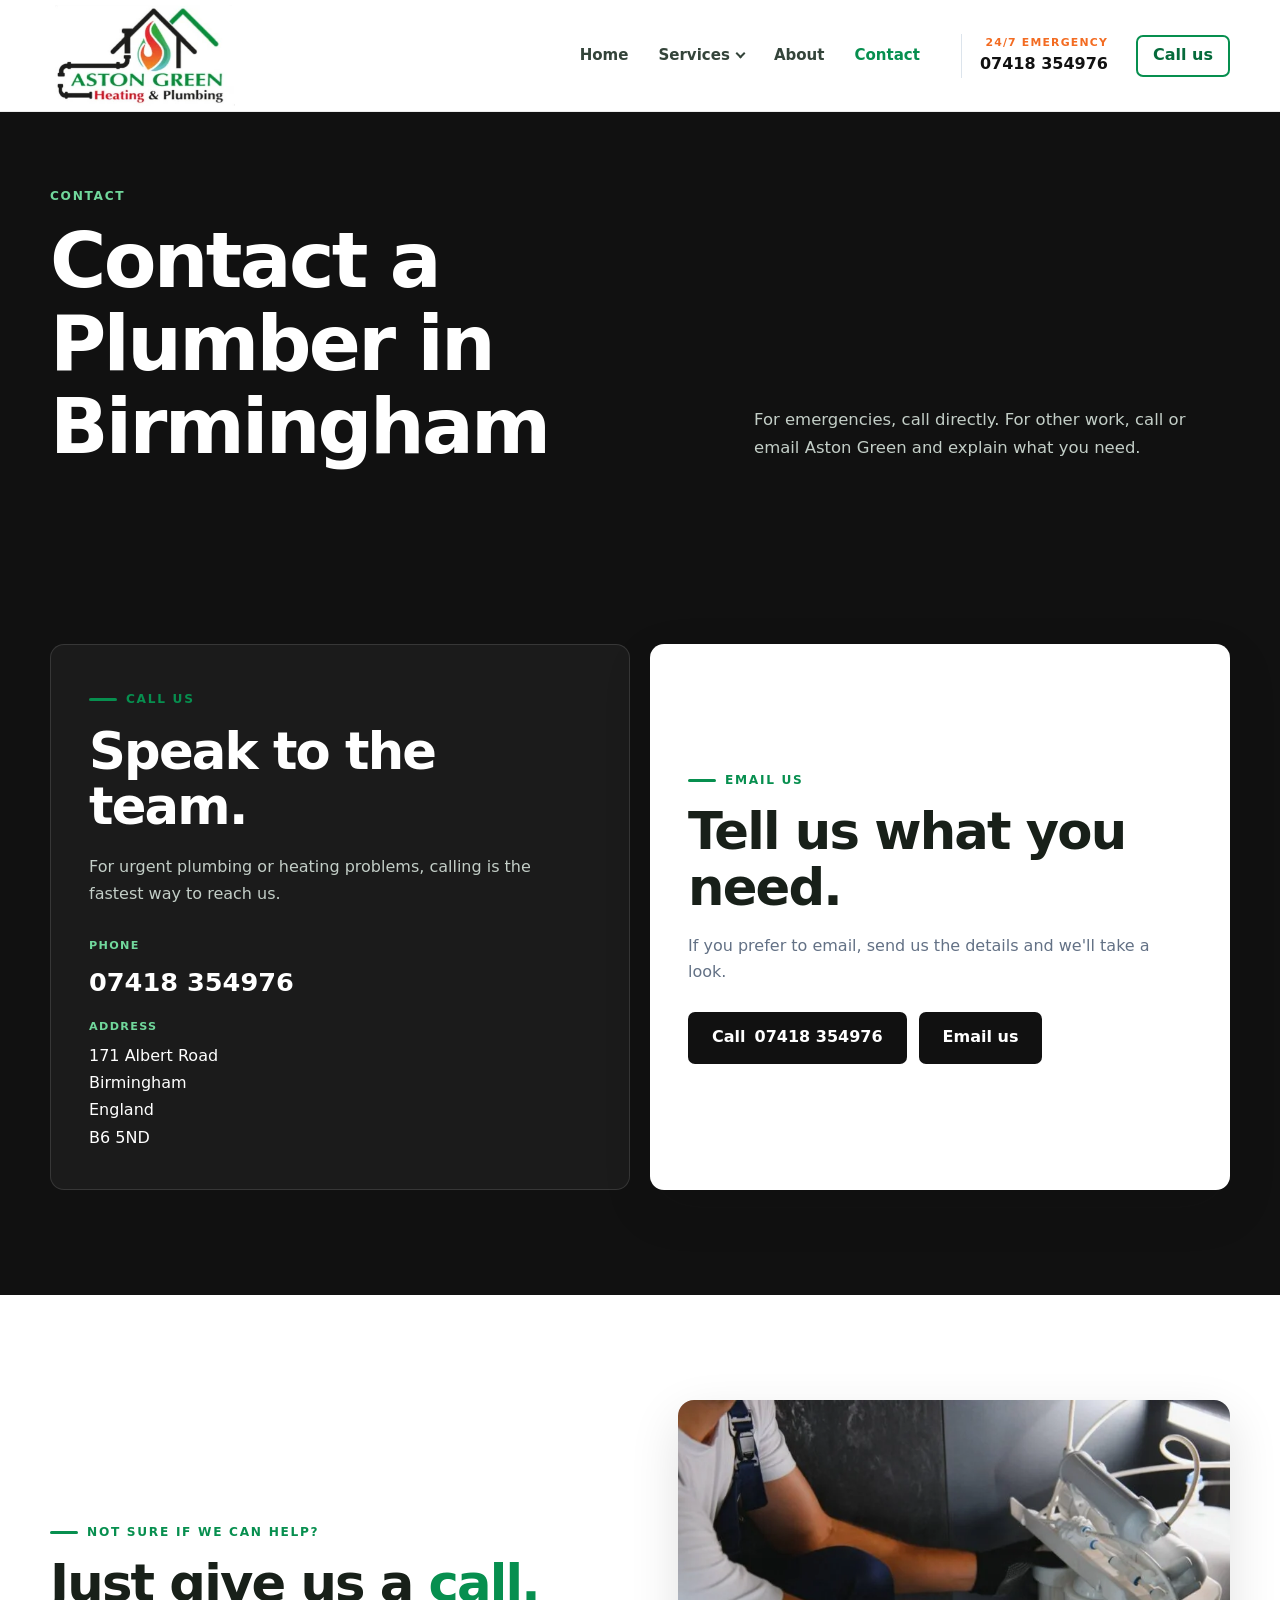
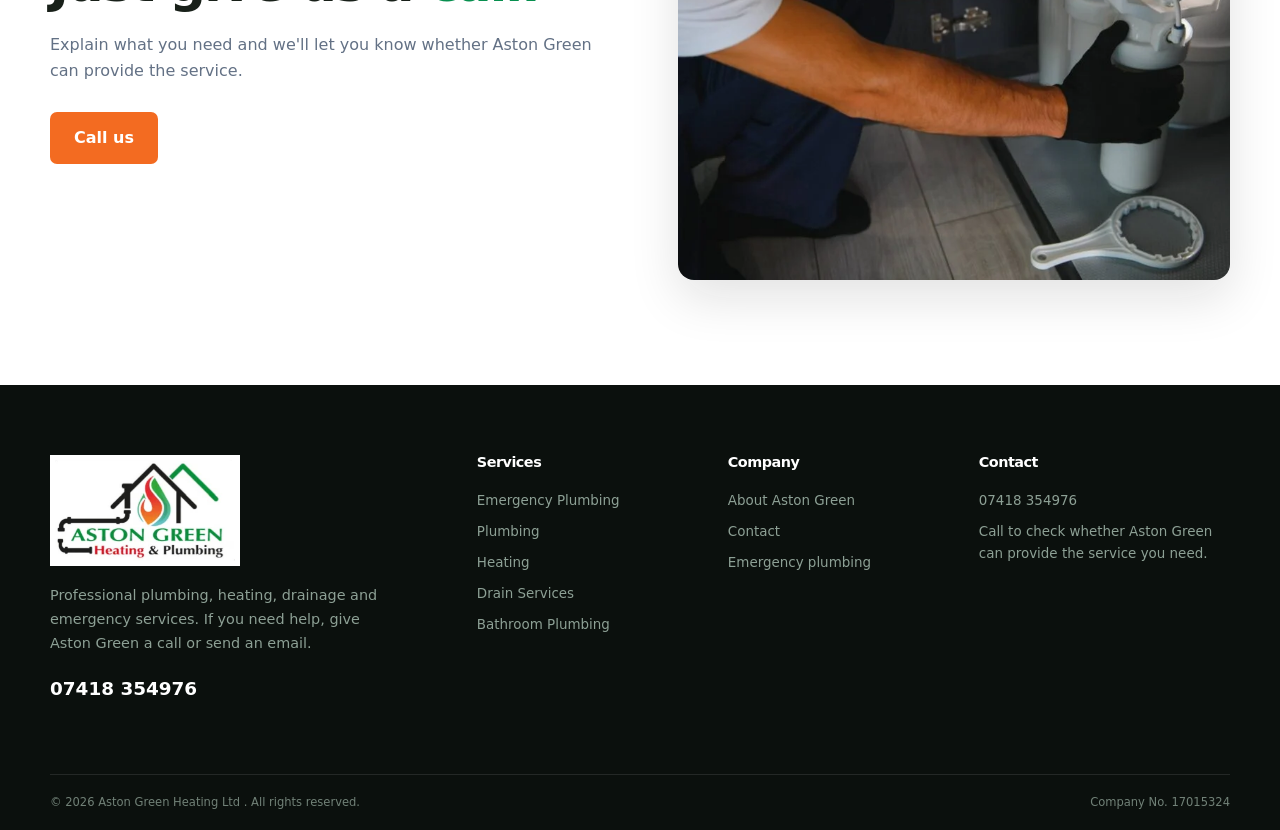
<file: contact.html>
<!DOCTYPE html>
<html lang="en-GB">
 <head>
  <!-- SEO METADATA — Page title, description and social sharing tags -->
  <title>
   Contact a Plumber in Birmingham | Aston Green Heating Ltd
  </title>
  <meta charset="utf-8"/>
  <meta content="width=device-width, initial-scale=1" name="viewport"/>
  <meta content="#111111" name="theme-color"/>
  <link href="styles.css" rel="stylesheet"/>
  <link href="assets/favicon.ico" rel="icon" type="image/x-icon"/>
  <link href="assets/favicon-32.png" rel="icon" sizes="32x32" type="image/png"/>
  <link href="assets/favicon-16.png" rel="icon" sizes="16x16" type="image/png"/>
  <link href="assets/apple-touch-icon.png" rel="apple-touch-icon" sizes="180x180"/>
  <meta content="Contact Aston Green Heating Ltd for plumbing, heating, drainage and emergency plumbing services in Birmingham. Call or email us directly." name="description"/>
  <meta content="index, follow, max-image-preview:large" name="robots"/>
  <meta content="website" property="og:type"/>
  <meta content="Aston Green Heating Ltd" property="og:site_name"/>
  <meta content="Contact a Plumber in Birmingham | Aston Green Heating Ltd" property="og:title"/>
  <meta content="Contact Aston Green Heating Ltd for plumbing, heating, drainage and emergency plumbing services in Birmingham. Call or email us directly." property="og:description"/>
  <meta content="en_GB" property="og:locale"/>
  <meta content="summary_large_image" name="twitter:card"/>
  <meta content="Contact a Plumber in Birmingham | Aston Green Heating Ltd" name="twitter:title"/>
  <meta content="Contact Aston Green Heating Ltd for plumbing, heating, drainage and emergency plumbing services in Birmingham. Call or email us directly." name="twitter:description"/>
  <script type="application/ld+json">
   {
  "@context": "https://schema.org",
  "@type": [
    "LocalBusiness",
    "Plumber"
  ],
  "name": "Aston Green Heating Ltd",
  "legalName": "Aston Green Heating Ltd",
  "telephone": "+44 7418 354976",
  "email": "info@agheatingandplumbing.co.uk",
  "address": {
    "@type": "PostalAddress",
    "streetAddress": "171 Albert Road",
    "addressLocality": "Birmingham",
    "addressCountry": "GB",
    "postalCode": "B6 5ND"
  },
  "identifier": {
    "@type": "PropertyValue",
    "propertyID": "Company Number",
    "value": "17015324"
  },
  "description": "Contact Aston Green Heating Ltd for plumbing, heating, drainage and emergency plumbing services in Birmingham. Call or email us directly.",
  "serviceType": [
    "Plumbing services",
    "Heating services",
    "Boiler services",
    "Drain services",
    "Bathroom plumbing",
    "Emergency plumbing",
    "Emergency heating"
  ],
  "openingHoursSpecification": [
    {
      "@type": "OpeningHoursSpecification",
      "dayOfWeek": [
        "Monday",
        "Tuesday",
        "Wednesday",
        "Thursday",
        "Friday",
        "Saturday",
        "Sunday"
      ],
      "opens": "00:00",
      "closes": "23:59"
    }
  ]
}
  </script>
 </head>
 <body>
  <!-- SITE HEADER — Navigation, logo and primary contact action -->
  <header class="site-header">
   <div class="container header-inner">
    <a aria-label="Aston Green Heating Ltd home" class="brand" href="index.html">
     <img alt="Aston Green Heating &amp; Plumbing logo" src="assets/aston-green-logo.png"/>
    </a>
    <input class="nav-toggle" id="nav-toggle-contact" type="checkbox"/>
    <label aria-expanded="false" aria-label="Open navigation" class="menu-toggle" for="nav-toggle-contact">
     <span>
     </span>
     <span>
     </span>
     <span>
     </span>
    </label>
    <nav aria-label="Primary navigation" class="main-nav">
     <a class="" href="index.html">
      Home
     </a>
     <details class="nav-dropdown">
      <summary aria-expanded="false">
       Services
       <span aria-hidden="true" class="chevron">
       </span>
      </summary>
      <div class="dropdown-menu">
       <a href="emergency.html">
        Emergency Plumbing
       </a>
       <a href="plumbing.html">
        Plumbing
       </a>
       <a href="heating.html">
        Heating
       </a>
       <a href="drains.html">
        Drain Services
       </a>
       <a href="bathrooms.html">
        Bathroom Plumbing
       </a>
      </div>
     </details>
     <a class="" href="about.html">
      About
     </a>
     <a class="active" href="contact.html">
      Contact
     </a>
    </nav>
    <a class="header-call" data-site-phone-link="" href="tel:07418354976">
     <span class="header-call-label">
      24/7 Emergency
     </span>
     <strong>
      <span data-site-phone="">
       07418 354976
      </span>
     </strong>
    </a>
    <a class="header-call-action" data-site-phone-link="" href="tel:07418354976">
     Call us
    </a>
   </div>
  </header>
  <!-- MAIN CONTENT — Page-specific content -->
  <main>
   <!-- SECTION: Contact a Plumber in Birmingham -->
   <section class="page-hero">
    <div class="container page-hero-in">
     <div>
      <div class="crumb">
       Contact
      </div>
      <h1>
       Contact a Plumber in Birmingham
      </h1>
     </div>
     <p>
      For emergencies, call directly. For other work, call or email Aston Green and explain what you need.
     </p>
    </div>
   </section>
   <!-- SECTION: Speak to the team. -->
   <section class="section contact">
    <div class="container contact-grid">
     <div class="contact-card">
      <div class="eyebrow">
       Call us
      </div>
      <h2>
       Speak to the team.
      </h2>
      <p>
       For urgent plumbing or heating problems, calling is the fastest way to reach us.
      </p>
      <div class="contact-details">
       <span class="contact-label">
        Phone
       </span>
       <a data-site-phone-link="" href="tel:07418354976">
        <span data-site-phone="">
         07418 354976
        </span>
       </a>
       <span class="contact-label">
        Address
       </span>
       <address data-site-address="">
        171 Albert Road
        <br/>
        Birmingham
        <br/>
        England
        <br/>
        B6 5ND
       </address>
      </div>
     </div>
     <div class="contact-action">
      <div class="eyebrow">
       Email us
      </div>
      <h2>
       Tell us what you need.
      </h2>
      <p>
       If you prefer to email, send us the details and we'll take a look.
      </p>
      <div class="contact-buttons">
       <a class="btn secondary" data-site-phone-link="" href="tel:07418354976">
        Call
        <span data-site-phone="">
         07418 354976
        </span>
       </a>
       <a class="btn secondary" data-site-email-link="" href="mailto:info@agheatingandplumbing.co.uk">
        Email us
       </a>
      </div>
     </div>
    </div>
   </section>
   <!-- SECTION: Just give us a call. -->
   <section class="section">
    <div class="container split">
     <div>
      <div class="eyebrow">
       Not sure if we can help?
      </div>
      <h2>
       Just give us a
       <em>
        call.
       </em>
      </h2>
      <p style="margin-top:20px;max-width:620px;">
       Explain what you need and we'll let you know whether Aston Green can provide the service.
      </p>
      <div class="actions" style="margin-top:28px;">
       <a class="btn primary" data-site-phone-link="" href="tel:07418354976">
        Call us
       </a>
      </div>
     </div>
     <div aria-label="Professional plumber at work" class="photo plumb" role="img">
     </div>
    </div>
   </section>
  </main>
  <!-- SITE FOOTER — Contact details, services and company information -->
  <footer class="site-footer">
   <div class="container footer-main">
    <div class="footer-brand">
     <a aria-label="Aston Green Heating Ltd home" class="brand footer-logo" href="index.html">
      <img alt="Aston Green Heating &amp; Plumbing logo" src="assets/aston-green-logo.png"/>
     </a>
     <p>
      Professional plumbing, heating, drainage and emergency services. If you need help, give Aston Green a call or send an email.
     </p>
     <a class="footer-phone" data-site-phone-link="" href="tel:07418354976">
      <span data-site-phone="">
       07418 354976
      </span>
     </a>
    </div>
    <div class="footer-col">
     <h3>
      Services
     </h3>
     <a href="emergency.html">
      Emergency Plumbing
     </a>
     <a href="plumbing.html">
      Plumbing
     </a>
     <a href="heating.html">
      Heating
     </a>
     <a href="drains.html">
      Drain Services
     </a>
     <a href="bathrooms.html">
      Bathroom Plumbing
     </a>
    </div>
    <div class="footer-col">
     <h3>
      Company
     </h3>
     <a href="about.html">
      About Aston Green
     </a>
     <a href="contact.html">
      Contact
     </a>
     <a href="emergency.html">
      Emergency plumbing
     </a>
    </div>
    <div class="footer-col footer-contact">
     <h3>
      Contact
     </h3>
     <a data-site-phone-link="" href="tel:07418354976">
      <span data-site-phone="">
       07418 354976
      </span>
     </a>
     <span>
      Call to check whether Aston Green can provide the service you need.
     </span>
    </div>
   </div>
   <div class="container footer-bottom">
    <span>
     &copy;
     <span data-current-year="">
      2026
     </span>
     <span data-site-company="">
      Aston Green Heating Ltd
     </span>
     . All rights reserved.
    </span>
    <span>
     Company No.
     <span data-site-company-number="">
      17015324
     </span>
    </span>
   </div>
  </footer>
  <!-- MOBILE CALL BAR -->
  <div class="mobile-call-bar">
   <span>
    24/7 Emergency
    <strong>
     <span data-site-phone="">
      07418 354976
     </span>
    </strong>
   </span>
   <a data-site-phone-link="" href="tel:07418354976">
    Call us
   </a>
  </div>
  <!-- SITE JAVASCRIPT — Shared business settings and interactions -->
  <script defer="" src="script.js">
  </script>
 </body>
</html>
</file>
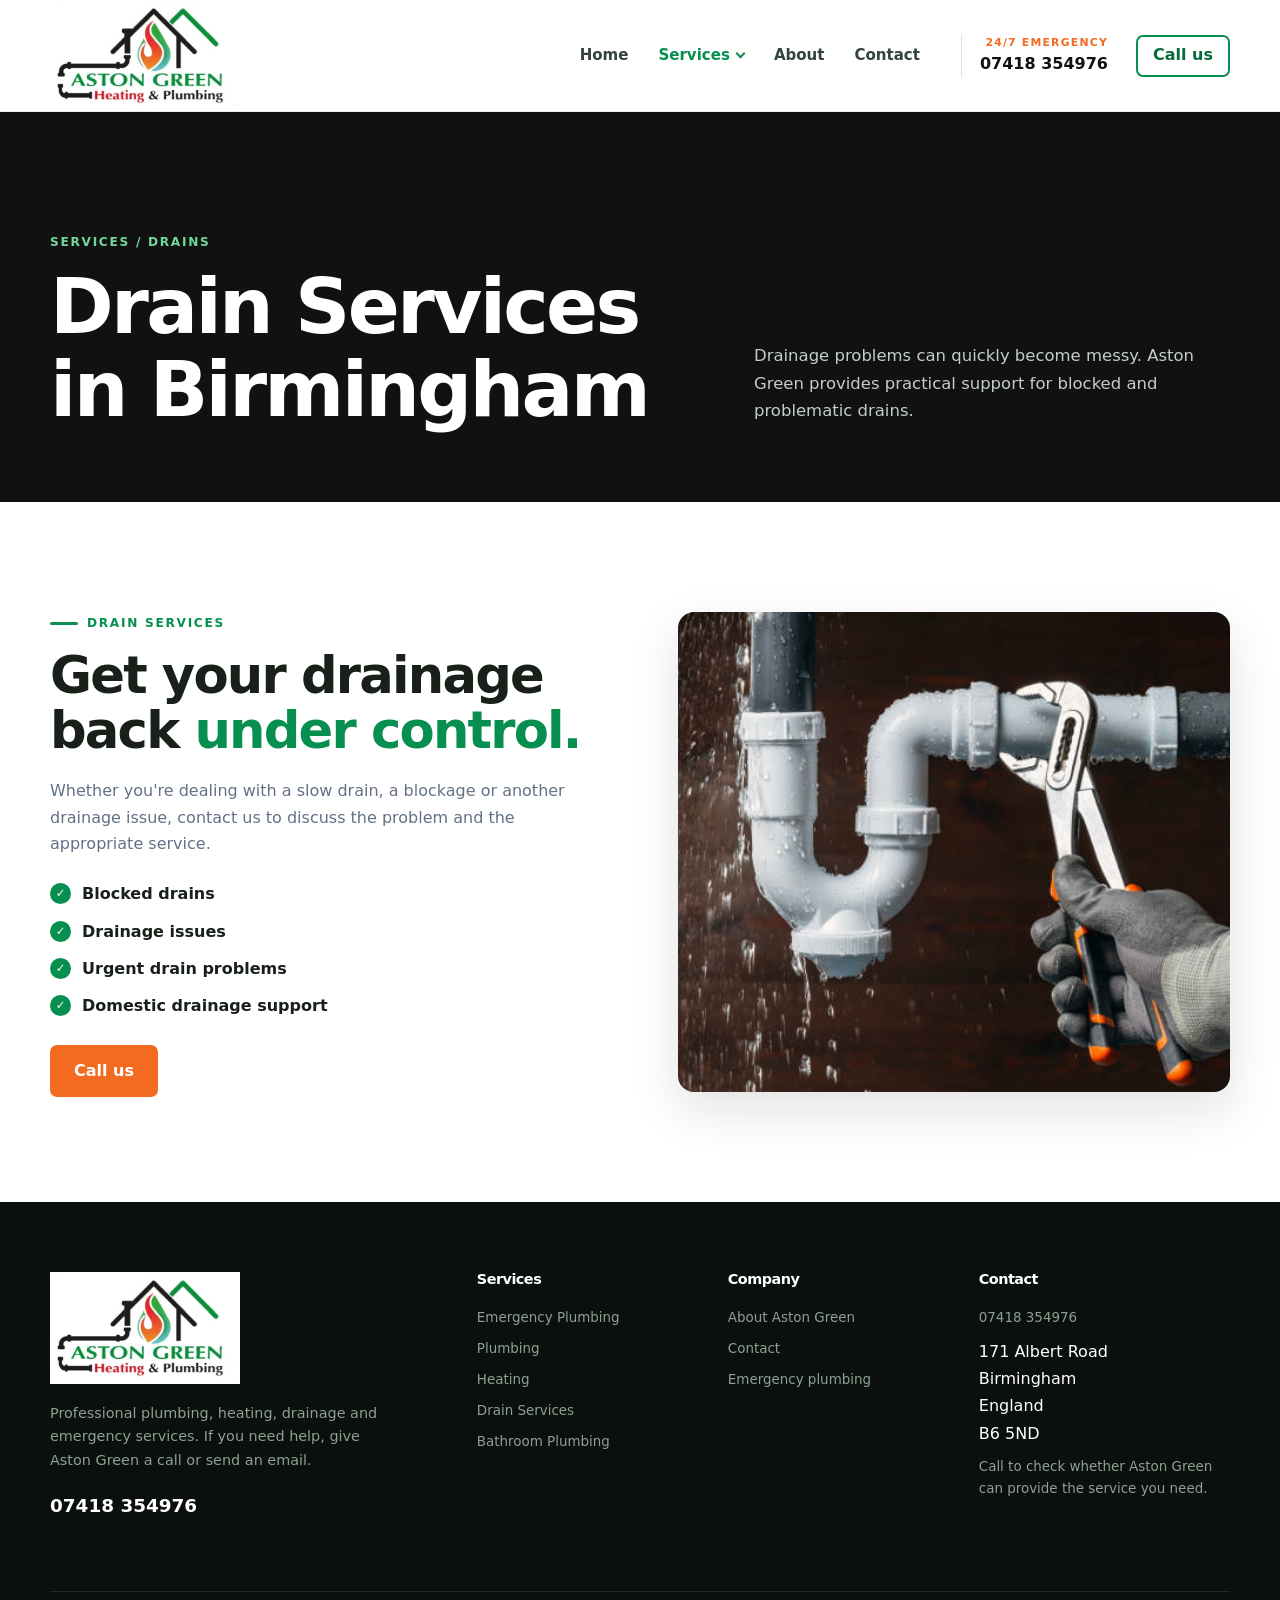
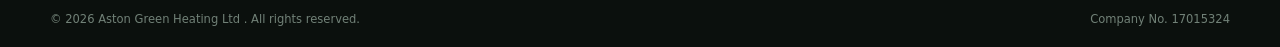
<file: drains.html>
<!DOCTYPE html>
<html lang="en-GB">
 <head>
  <!-- SEO METADATA — Page title, description and social sharing tags -->
  <title>
   Drain Services Birmingham | Aston Green Heating Ltd
  </title>
  <meta charset="utf-8"/>
  <meta content="width=device-width, initial-scale=1" name="viewport"/>
  <meta content="#111111" name="theme-color"/>
  <link href="styles.css" rel="stylesheet"/>
  <link href="assets/favicon.ico" rel="icon" type="image/x-icon"/>
  <link href="assets/favicon-32.png" rel="icon" sizes="32x32" type="image/png"/>
  <link href="assets/favicon-16.png" rel="icon" sizes="16x16" type="image/png"/>
  <link href="assets/apple-touch-icon.png" rel="apple-touch-icon" sizes="180x180"/>
  <meta content="Blocked drain and drainage services in Birmingham from Aston Green Heating Ltd. Practical help with blocked, slow and problematic drains." name="description"/>
  <meta content="index, follow, max-image-preview:large" name="robots"/>
  <meta content="website" property="og:type"/>
  <meta content="Aston Green Heating Ltd" property="og:site_name"/>
  <meta content="Drain Services Birmingham | Aston Green Heating Ltd" property="og:title"/>
  <meta content="Blocked drain and drainage services in Birmingham from Aston Green Heating Ltd. Practical help with blocked, slow and problematic drains." property="og:description"/>
  <meta content="en_GB" property="og:locale"/>
  <meta content="summary_large_image" name="twitter:card"/>
  <meta content="Drain Services Birmingham | Aston Green Heating Ltd" name="twitter:title"/>
  <meta content="Blocked drain and drainage services in Birmingham from Aston Green Heating Ltd. Practical help with blocked, slow and problematic drains." name="twitter:description"/>
  <script type="application/ld+json">
   {
  "@context": "https://schema.org",
  "@type": [
    "LocalBusiness",
    "Plumber"
  ],
  "name": "Aston Green Heating Ltd",
  "legalName": "Aston Green Heating Ltd",
  "telephone": "+44 7418 354976",
  "email": "info@agheatingandplumbing.co.uk",
  "address": {
    "@type": "PostalAddress",
    "streetAddress": "171 Albert Road",
    "addressLocality": "Birmingham",
    "addressCountry": "GB",
    "postalCode": "B6 5ND"
  },
  "identifier": {
    "@type": "PropertyValue",
    "propertyID": "Company Number",
    "value": "17015324"
  },
  "description": "Blocked drain and drainage services in Birmingham from Aston Green Heating Ltd. Practical help with blocked, slow and problematic drains.",
  "serviceType": [
    "Plumbing services",
    "Heating services",
    "Boiler services",
    "Drain services",
    "Bathroom plumbing",
    "Emergency plumbing",
    "Emergency heating"
  ],
  "openingHoursSpecification": [
    {
      "@type": "OpeningHoursSpecification",
      "dayOfWeek": [
        "Monday",
        "Tuesday",
        "Wednesday",
        "Thursday",
        "Friday",
        "Saturday",
        "Sunday"
      ],
      "opens": "00:00",
      "closes": "23:59"
    }
  ]
}
  </script>
 </head>
 <body>
  <!-- SITE HEADER — Navigation, logo and primary contact action -->
  <header class="site-header">
   <div class="container header-inner">
    <a aria-label="Aston Green Heating Ltd home" class="brand" href="index.html">
     <img alt="Aston Green Heating &amp; Plumbing logo" src="assets/aston-green-logo.png"/>
    </a>
    <input class="nav-toggle" id="nav-toggle-drains" type="checkbox"/>
    <label aria-expanded="false" aria-label="Open navigation" class="menu-toggle" for="nav-toggle-drains">
     <span>
     </span>
     <span>
     </span>
     <span>
     </span>
    </label>
    <nav aria-label="Primary navigation" class="main-nav">
     <a class="" href="index.html">
      Home
     </a>
     <details class="nav-dropdown active">
      <summary aria-expanded="false">
       Services
       <span aria-hidden="true" class="chevron">
       </span>
      </summary>
      <div class="dropdown-menu">
       <a href="emergency.html">
        Emergency Plumbing
       </a>
       <a href="plumbing.html">
        Plumbing
       </a>
       <a href="heating.html">
        Heating
       </a>
       <a href="drains.html">
        Drain Services
       </a>
       <a href="bathrooms.html">
        Bathroom Plumbing
       </a>
      </div>
     </details>
     <a class="" href="about.html">
      About
     </a>
     <a class="" href="contact.html">
      Contact
     </a>
    </nav>
    <a class="header-call" data-site-phone-link="" href="tel:07418354976">
     <span class="header-call-label">
      24/7 Emergency
     </span>
     <strong>
      <span data-site-phone="">
       07418 354976
      </span>
     </strong>
    </a>
    <a class="header-call-action" data-site-phone-link="" href="tel:07418354976">
     Call us
    </a>
   </div>
  </header>
  <!-- MAIN CONTENT — Page-specific content -->
  <main>
   <!-- SECTION: Drain Services in Birmingham -->
   <section class="page-hero">
    <div class="container page-hero-in">
     <div>
      <div class="crumb">
       Services / Drains
      </div>
      <h1>
       Drain Services in Birmingham
      </h1>
     </div>
     <p>
      Drainage problems can quickly become messy. Aston Green provides practical support for blocked and problematic drains.
     </p>
    </div>
   </section>
   <!-- SECTION: Get your drainage back under control. -->
   <section class="section">
    <div class="container content-grid">
     <div class="copy">
      <div class="eyebrow">
       Drain services
      </div>
      <h2>
       Get your drainage back
       <em>
        under control.
       </em>
      </h2>
      <p>
       Whether you're dealing with a slow drain, a blockage or another drainage issue, contact us to discuss the problem and the appropriate service.
      </p>
      <ul class="checks">
       <li>
        Blocked drains
       </li>
       <li>
        Drainage issues
       </li>
       <li>
        Urgent drain problems
       </li>
       <li>
        Domestic drainage support
       </li>
      </ul>
      <div class="actions" style="margin-top:25px;">
       <a class="btn primary" data-site-phone-link="" href="tel:07418354976">
        Call us
       </a>
      </div>
     </div>
     <div aria-label="Drainage and plumbing work" class="photo" role="img" style="background-image:url('assets/images/drain-pipe-work.jpg');">
     </div>
    </div>
   </section>
  </main>
  <!-- SITE FOOTER — Contact details, services and company information -->
  <footer class="site-footer">
   <div class="container footer-main">
    <div class="footer-brand">
     <a aria-label="Aston Green Heating Ltd home" class="brand footer-logo" href="index.html">
      <img alt="Aston Green Heating &amp; Plumbing logo" src="assets/aston-green-logo.png"/>
     </a>
     <p>
      Professional plumbing, heating, drainage and emergency services. If you need help, give Aston Green a call or send an email.
     </p>
     <a class="footer-phone" data-site-phone-link="" href="tel:07418354976">
      <span data-site-phone="">
       07418 354976
      </span>
     </a>
    </div>
    <div class="footer-col">
     <h3>
      Services
     </h3>
     <a href="emergency.html">
      Emergency Plumbing
     </a>
     <a href="plumbing.html">
      Plumbing
     </a>
     <a href="heating.html">
      Heating
     </a>
     <a href="drains.html">
      Drain Services
     </a>
     <a href="bathrooms.html">
      Bathroom Plumbing
     </a>
    </div>
    <div class="footer-col">
     <h3>
      Company
     </h3>
     <a href="about.html">
      About Aston Green
     </a>
     <a href="contact.html">
      Contact
     </a>
     <a href="emergency.html">
      Emergency plumbing
     </a>
    </div>
    <div class="footer-col footer-contact">
     <h3>
      Contact
     </h3>
     <a data-site-phone-link="" href="tel:07418354976">
      <span data-site-phone="">
       07418 354976
      </span>
     </a>
     <address class="footer-address" data-site-address="">
      171 Albert Road
      <br/>
      Birmingham
      <br/>
      England
      <br/>
      B6 5ND
     </address>
     <span>
      Call to check whether Aston Green can provide the service you need.
     </span>
    </div>
   </div>
   <div class="container footer-bottom">
    <span>
     &copy;
     <span data-current-year="">
      2026
     </span>
     <span data-site-company="">
      Aston Green Heating Ltd
     </span>
     . All rights reserved.
    </span>
    <span>
     Company No.
     <span data-site-company-number="">
      17015324
     </span>
    </span>
   </div>
  </footer>
  <!-- MOBILE CALL BAR -->
  <div class="mobile-call-bar">
   <span>
    24/7 Emergency
    <strong>
     <span data-site-phone="">
      07418 354976
     </span>
    </strong>
   </span>
   <a data-site-phone-link="" href="tel:07418354976">
    Call us
   </a>
  </div>
  <!-- SITE JAVASCRIPT — Shared business settings and interactions -->
  <script defer="" src="script.js">
  </script>
 </body>
</html>
</file>
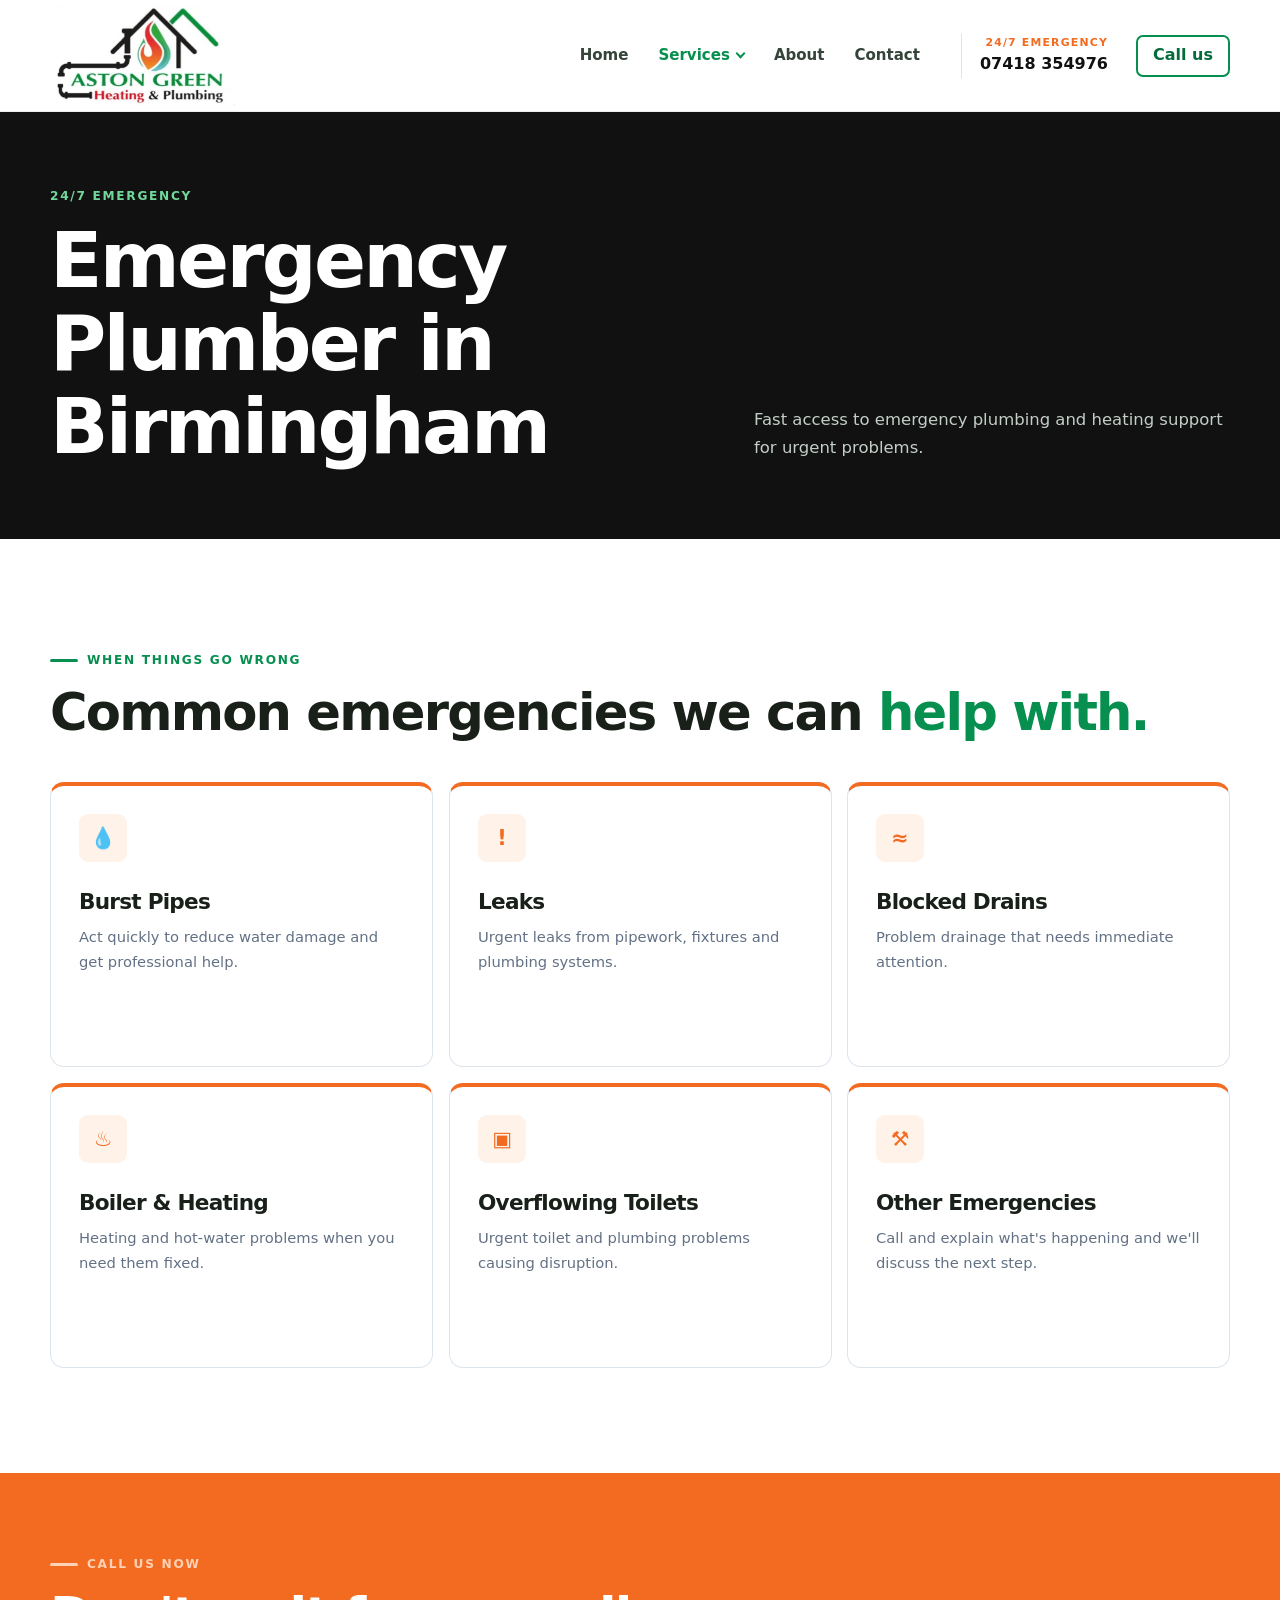
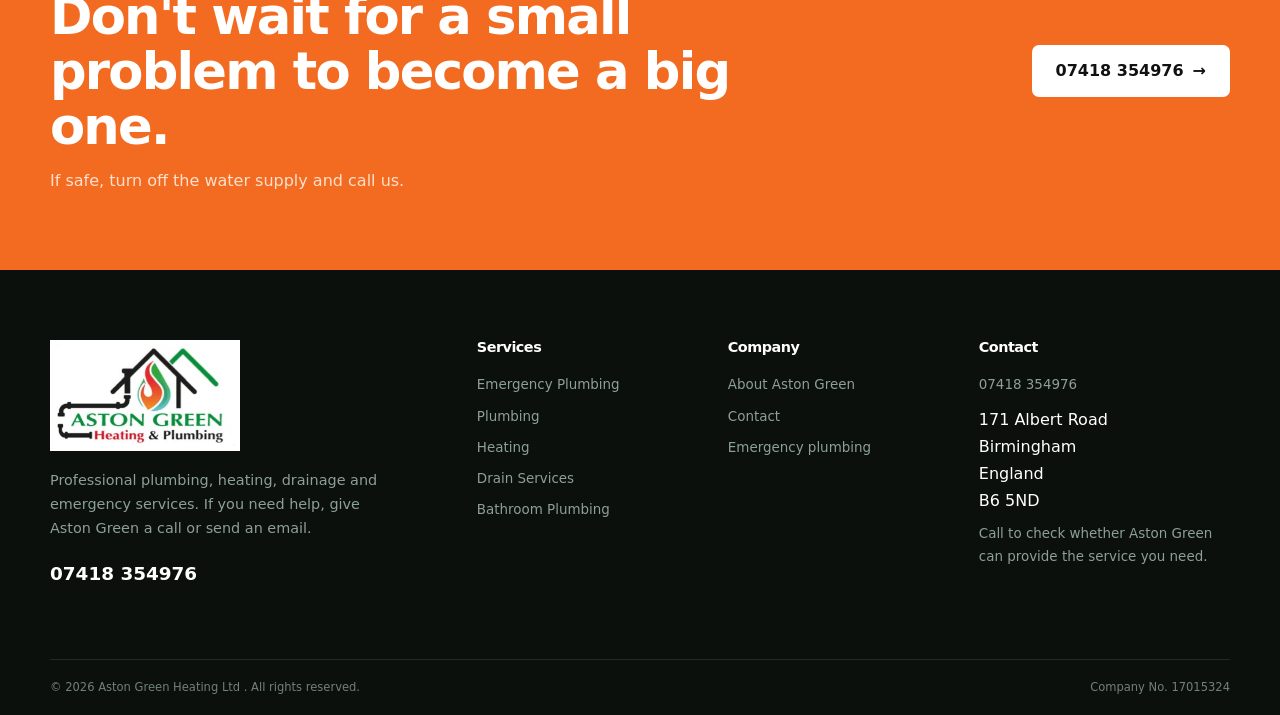
<file: emergency.html>
<!DOCTYPE html>
<html lang="en-GB">
 <head>
  <!-- SEO METADATA — Page title, description and social sharing tags -->
  <title>
   Emergency Plumber Birmingham | Aston Green Heating Ltd
  </title>
  <meta charset="utf-8"/>
  <meta content="width=device-width, initial-scale=1" name="viewport"/>
  <meta content="#111111" name="theme-color"/>
  <link href="styles.css" rel="stylesheet"/>
  <link href="assets/favicon.ico" rel="icon" type="image/x-icon"/>
  <link href="assets/favicon-32.png" rel="icon" sizes="32x32" type="image/png"/>
  <link href="assets/favicon-16.png" rel="icon" sizes="16x16" type="image/png"/>
  <link href="assets/apple-touch-icon.png" rel="apple-touch-icon" sizes="180x180"/>
  <meta content="Need an emergency plumber in Birmingham? Aston Green Heating Ltd provides 24/7 emergency plumbing and heating support for urgent problems." name="description"/>
  <meta content="index, follow, max-image-preview:large" name="robots"/>
  <meta content="website" property="og:type"/>
  <meta content="Aston Green Heating Ltd" property="og:site_name"/>
  <meta content="Emergency Plumber Birmingham | Aston Green Heating Ltd" property="og:title"/>
  <meta content="Need an emergency plumber in Birmingham? Aston Green Heating Ltd provides 24/7 emergency plumbing and heating support for urgent problems." property="og:description"/>
  <meta content="en_GB" property="og:locale"/>
  <meta content="summary_large_image" name="twitter:card"/>
  <meta content="Emergency Plumber Birmingham | Aston Green Heating Ltd" name="twitter:title"/>
  <meta content="Need an emergency plumber in Birmingham? Aston Green Heating Ltd provides 24/7 emergency plumbing and heating support for urgent problems." name="twitter:description"/>
  <script type="application/ld+json">
   {
  "@context": "https://schema.org",
  "@type": [
    "LocalBusiness",
    "Plumber"
  ],
  "name": "Aston Green Heating Ltd",
  "legalName": "Aston Green Heating Ltd",
  "telephone": "+44 7418 354976",
  "email": "info@agheatingandplumbing.co.uk",
  "address": {
    "@type": "PostalAddress",
    "streetAddress": "171 Albert Road",
    "addressLocality": "Birmingham",
    "addressCountry": "GB",
    "postalCode": "B6 5ND"
  },
  "identifier": {
    "@type": "PropertyValue",
    "propertyID": "Company Number",
    "value": "17015324"
  },
  "description": "Need an emergency plumber in Birmingham? Aston Green Heating Ltd provides 24/7 emergency plumbing and heating support for urgent problems.",
  "serviceType": [
    "Plumbing services",
    "Heating services",
    "Boiler services",
    "Drain services",
    "Bathroom plumbing",
    "Emergency plumbing",
    "Emergency heating"
  ],
  "openingHoursSpecification": [
    {
      "@type": "OpeningHoursSpecification",
      "dayOfWeek": [
        "Monday",
        "Tuesday",
        "Wednesday",
        "Thursday",
        "Friday",
        "Saturday",
        "Sunday"
      ],
      "opens": "00:00",
      "closes": "23:59"
    }
  ]
}
  </script>
 </head>
 <body>
  <!-- SITE HEADER — Navigation, logo and primary contact action -->
  <header class="site-header">
   <div class="container header-inner">
    <a aria-label="Aston Green Heating Ltd home" class="brand" href="index.html">
     <img alt="Aston Green Heating &amp; Plumbing logo" src="assets/aston-green-logo.png"/>
    </a>
    <input class="nav-toggle" id="nav-toggle-emergency" type="checkbox"/>
    <label aria-expanded="false" aria-label="Open navigation" class="menu-toggle" for="nav-toggle-emergency">
     <span>
     </span>
     <span>
     </span>
     <span>
     </span>
    </label>
    <nav aria-label="Primary navigation" class="main-nav">
     <a class="" href="index.html">
      Home
     </a>
     <details class="nav-dropdown active">
      <summary aria-expanded="false">
       Services
       <span aria-hidden="true" class="chevron">
       </span>
      </summary>
      <div class="dropdown-menu">
       <a href="emergency.html">
        Emergency Plumbing
       </a>
       <a href="plumbing.html">
        Plumbing
       </a>
       <a href="heating.html">
        Heating
       </a>
       <a href="drains.html">
        Drain Services
       </a>
       <a href="bathrooms.html">
        Bathroom Plumbing
       </a>
      </div>
     </details>
     <a class="" href="about.html">
      About
     </a>
     <a class="" href="contact.html">
      Contact
     </a>
    </nav>
    <a class="header-call" data-site-phone-link="" href="tel:07418354976">
     <span class="header-call-label">
      24/7 Emergency
     </span>
     <strong>
      <span data-site-phone="">
       07418 354976
      </span>
     </strong>
    </a>
    <a class="header-call-action" data-site-phone-link="" href="tel:07418354976">
     Call us
    </a>
   </div>
  </header>
  <!-- MAIN CONTENT — Page-specific content -->
  <main>
   <!-- SECTION: Emergency Plumber in Birmingham -->
   <section class="page-hero">
    <div class="container page-hero-in">
     <div>
      <div class="crumb">
       24/7 Emergency
      </div>
      <h1>
       Emergency Plumber in Birmingham
      </h1>
     </div>
     <p>
      Fast access to emergency plumbing and heating support for urgent problems.
     </p>
    </div>
   </section>
   <!-- SECTION: Common emergencies we can help with. -->
   <section class="section">
    <div class="container">
     <div class="section-head">
      <div>
       <div class="eyebrow">
        When things go wrong
       </div>
       <h2>
        Common emergencies we can
        <em>
         help with.
        </em>
       </h2>
      </div>
     </div>
     <div class="services">
      <article class="service emergency">
       <div class="svc-icon">
        💧
       </div>
       <h3>
        Burst Pipes
       </h3>
       <p>
        Act quickly to reduce water damage and get professional help.
       </p>
      </article>
      <article class="service emergency">
       <div class="svc-icon">
        !
       </div>
       <h3>
        Leaks
       </h3>
       <p>
        Urgent leaks from pipework, fixtures and plumbing systems.
       </p>
      </article>
      <article class="service emergency">
       <div class="svc-icon">
        &asymp;
       </div>
       <h3>
        Blocked Drains
       </h3>
       <p>
        Problem drainage that needs immediate attention.
       </p>
      </article>
      <article class="service emergency">
       <div class="svc-icon">
        ♨
       </div>
       <h3>
        Boiler &amp; Heating
       </h3>
       <p>
        Heating and hot-water problems when you need them fixed.
       </p>
      </article>
      <article class="service emergency">
       <div class="svc-icon">
        ▣
       </div>
       <h3>
        Overflowing Toilets
       </h3>
       <p>
        Urgent toilet and plumbing problems causing disruption.
       </p>
      </article>
      <article class="service emergency">
       <div class="svc-icon">
        ⚒
       </div>
       <h3>
        Other Emergencies
       </h3>
       <p>
        Call and explain what's happening and we'll discuss the next step.
       </p>
      </article>
     </div>
    </div>
   </section>
   <!-- SECTION: Don't wait for a small problem to become a big one. -->
   <section class="emergency-band">
    <div class="container emergency-in">
     <div>
      <div class="eyebrow">
       Call us now
      </div>
      <h2>
       Don't wait for a small problem to become a big one.
      </h2>
      <p>
       If safe, turn off the water supply and call us.
      </p>
     </div>
     <a class="btn white-btn" data-site-phone-link="" href="tel:07418354976">
      <span data-site-phone="">
       07418 354976
      </span>
      &rarr;
     </a>
    </div>
   </section>
  </main>
  <!-- SITE FOOTER — Contact details, services and company information -->
  <footer class="site-footer">
   <div class="container footer-main">
    <div class="footer-brand">
     <a aria-label="Aston Green Heating Ltd home" class="brand footer-logo" href="index.html">
      <img alt="Aston Green Heating &amp; Plumbing logo" src="assets/aston-green-logo.png"/>
     </a>
     <p>
      Professional plumbing, heating, drainage and emergency services. If you need help, give Aston Green a call or send an email.
     </p>
     <a class="footer-phone" data-site-phone-link="" href="tel:07418354976">
      <span data-site-phone="">
       07418 354976
      </span>
     </a>
    </div>
    <div class="footer-col">
     <h3>
      Services
     </h3>
     <a href="emergency.html">
      Emergency Plumbing
     </a>
     <a href="plumbing.html">
      Plumbing
     </a>
     <a href="heating.html">
      Heating
     </a>
     <a href="drains.html">
      Drain Services
     </a>
     <a href="bathrooms.html">
      Bathroom Plumbing
     </a>
    </div>
    <div class="footer-col">
     <h3>
      Company
     </h3>
     <a href="about.html">
      About Aston Green
     </a>
     <a href="contact.html">
      Contact
     </a>
     <a href="emergency.html">
      Emergency plumbing
     </a>
    </div>
    <div class="footer-col footer-contact">
     <h3>
      Contact
     </h3>
     <a data-site-phone-link="" href="tel:07418354976">
      <span data-site-phone="">
       07418 354976
      </span>
     </a>
     <address class="footer-address" data-site-address="">
      171 Albert Road
      <br/>
      Birmingham
      <br/>
      England
      <br/>
      B6 5ND
     </address>
     <span>
      Call to check whether Aston Green can provide the service you need.
     </span>
    </div>
   </div>
   <div class="container footer-bottom">
    <span>
     &copy;
     <span data-current-year="">
      2026
     </span>
     <span data-site-company="">
      Aston Green Heating Ltd
     </span>
     . All rights reserved.
    </span>
    <span>
     Company No.
     <span data-site-company-number="">
      17015324
     </span>
    </span>
   </div>
  </footer>
  <!-- MOBILE CALL BAR -->
  <div class="mobile-call-bar">
   <span>
    24/7 Emergency
    <strong>
     <span data-site-phone="">
      07418 354976
     </span>
    </strong>
   </span>
   <a data-site-phone-link="" href="tel:07418354976">
    Call us
   </a>
  </div>
  <!-- SITE JAVASCRIPT — Shared business settings and interactions -->
  <script defer="" src="script.js">
  </script>
 </body>
</html>
</file>
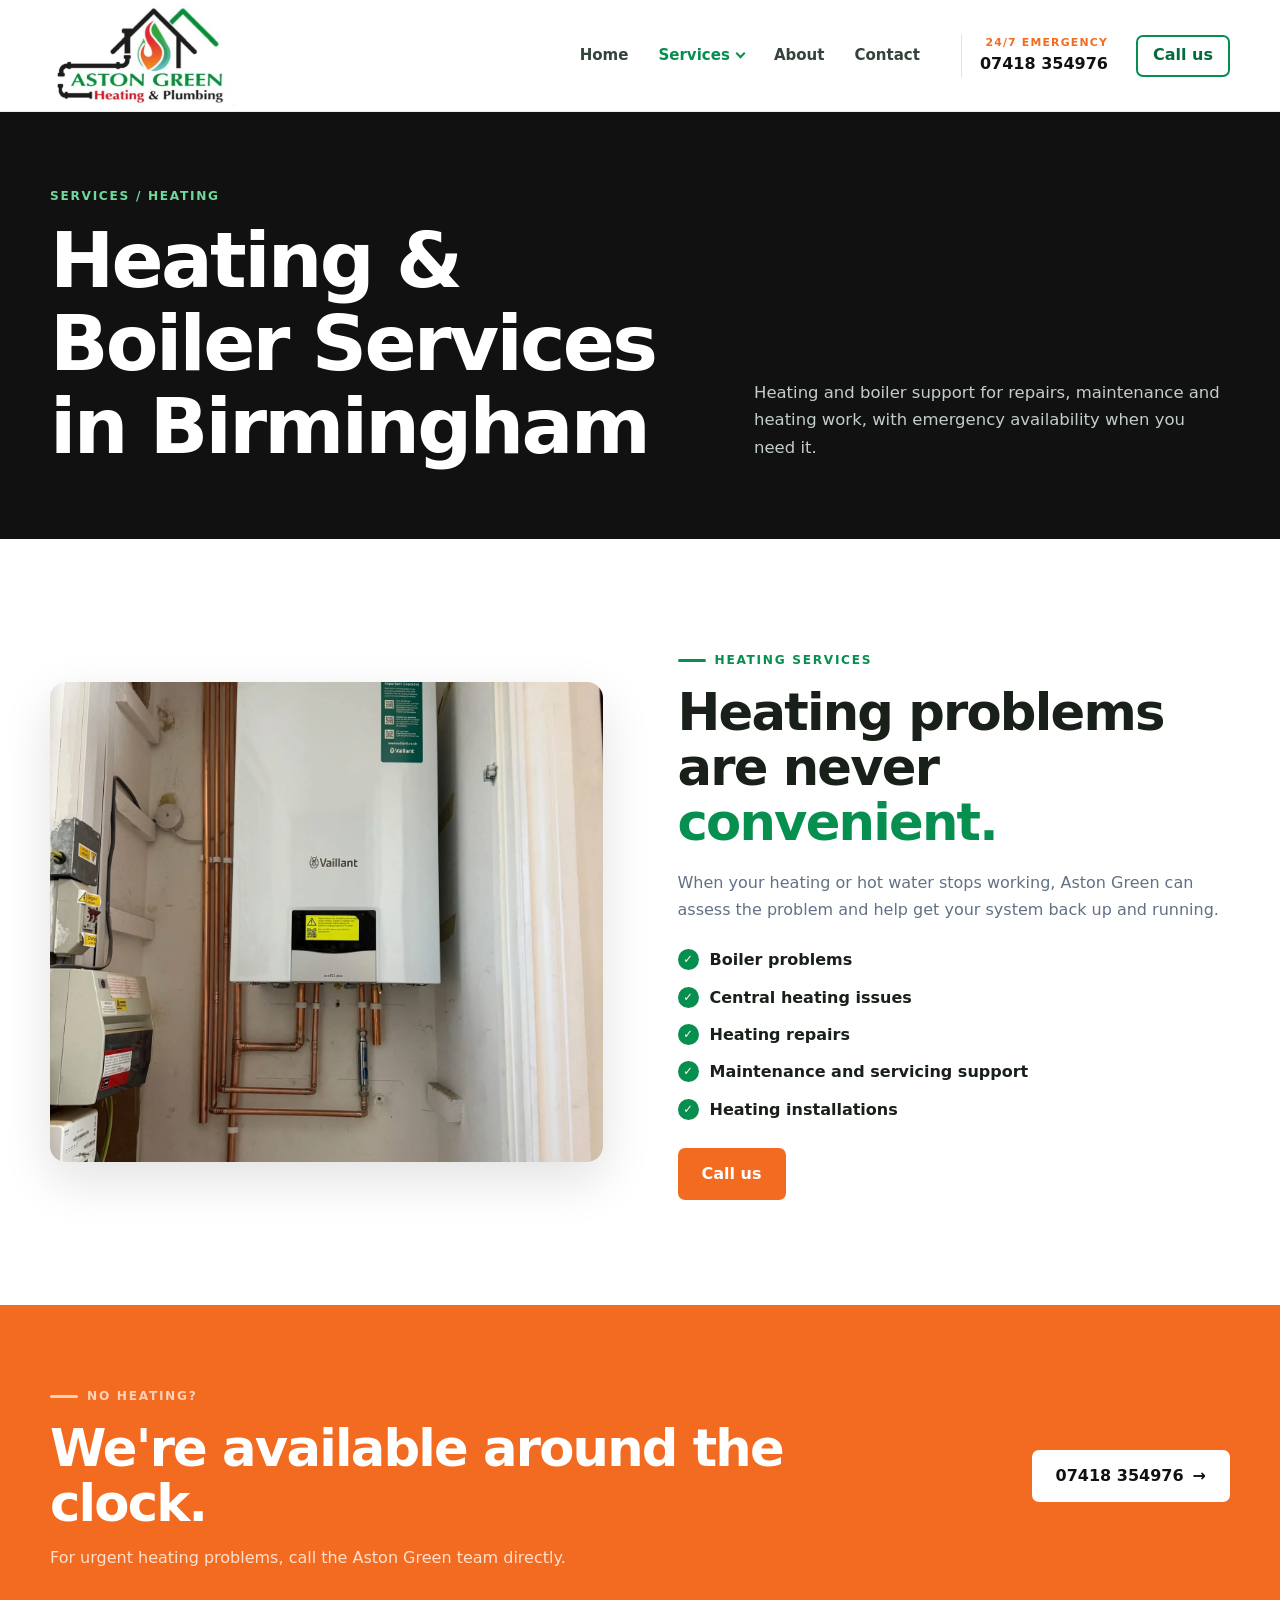
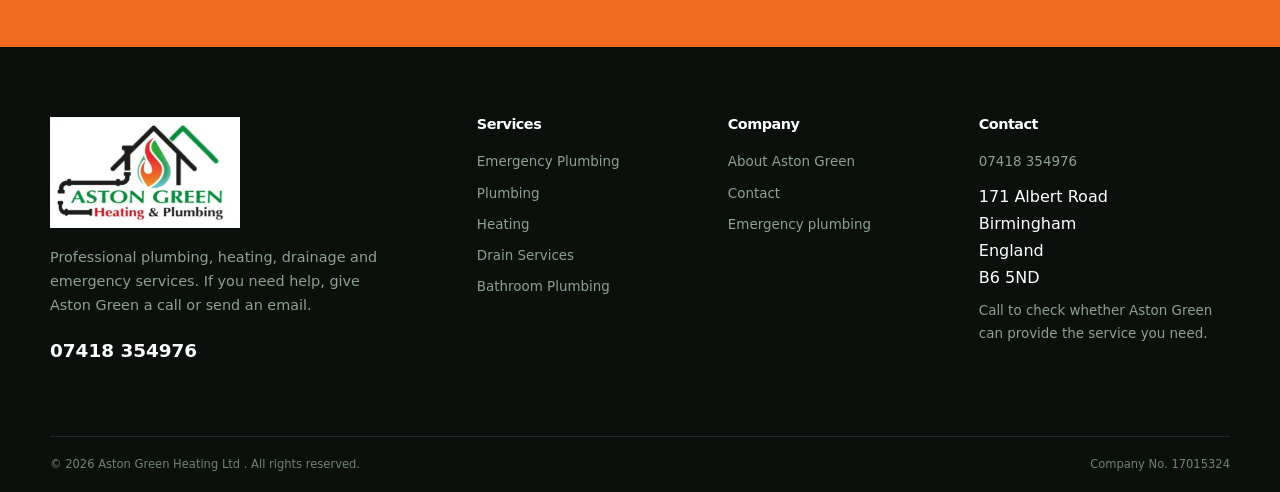
<file: heating.html>
<!DOCTYPE html>
<html lang="en-GB">
 <head>
  <!-- SEO METADATA — Page title, description and social sharing tags -->
  <title>
   Heating &amp; Boiler Services Birmingham | Aston Green
  </title>
  <meta charset="utf-8"/>
  <meta content="width=device-width, initial-scale=1" name="viewport"/>
  <meta content="#111111" name="theme-color"/>
  <link href="styles.css" rel="stylesheet"/>
  <link href="assets/favicon.ico" rel="icon" type="image/x-icon"/>
  <link href="assets/favicon-32.png" rel="icon" sizes="32x32" type="image/png"/>
  <link href="assets/favicon-16.png" rel="icon" sizes="16x16" type="image/png"/>
  <link href="assets/apple-touch-icon.png" rel="apple-touch-icon" sizes="180x180"/>
  <meta content="Heating and boiler services in Birmingham from Aston Green Heating Ltd, including repairs, maintenance, heating systems and hot water support." name="description"/>
  <meta content="index, follow, max-image-preview:large" name="robots"/>
  <meta content="website" property="og:type"/>
  <meta content="Aston Green Heating Ltd" property="og:site_name"/>
  <meta content="Heating &amp; Boiler Services Birmingham | Aston Green" property="og:title"/>
  <meta content="Heating and boiler services in Birmingham from Aston Green Heating Ltd, including repairs, maintenance, heating systems and hot water support." property="og:description"/>
  <meta content="en_GB" property="og:locale"/>
  <meta content="summary_large_image" name="twitter:card"/>
  <meta content="Heating &amp; Boiler Services Birmingham | Aston Green" name="twitter:title"/>
  <meta content="Heating and boiler services in Birmingham from Aston Green Heating Ltd, including repairs, maintenance, heating systems and hot water support." name="twitter:description"/>
  <script type="application/ld+json">
   {
  "@context": "https://schema.org",
  "@type": [
    "LocalBusiness",
    "Plumber"
  ],
  "name": "Aston Green Heating Ltd",
  "legalName": "Aston Green Heating Ltd",
  "telephone": "+44 7418 354976",
  "email": "info@agheatingandplumbing.co.uk",
  "address": {
    "@type": "PostalAddress",
    "streetAddress": "171 Albert Road",
    "addressLocality": "Birmingham",
    "addressCountry": "GB",
    "postalCode": "B6 5ND"
  },
  "identifier": {
    "@type": "PropertyValue",
    "propertyID": "Company Number",
    "value": "17015324"
  },
  "description": "Heating and boiler services in Birmingham from Aston Green Heating Ltd, including repairs, maintenance, heating systems and hot water support.",
  "serviceType": [
    "Plumbing services",
    "Heating services",
    "Boiler services",
    "Drain services",
    "Bathroom plumbing",
    "Emergency plumbing",
    "Emergency heating"
  ],
  "openingHoursSpecification": [
    {
      "@type": "OpeningHoursSpecification",
      "dayOfWeek": [
        "Monday",
        "Tuesday",
        "Wednesday",
        "Thursday",
        "Friday",
        "Saturday",
        "Sunday"
      ],
      "opens": "00:00",
      "closes": "23:59"
    }
  ]
}
  </script>
 </head>
 <body>
  <!-- SITE HEADER — Navigation, logo and primary contact action -->
  <header class="site-header">
   <div class="container header-inner">
    <a aria-label="Aston Green Heating Ltd home" class="brand" href="index.html">
     <img alt="Aston Green Heating &amp; Plumbing logo" src="assets/aston-green-logo.png"/>
    </a>
    <input class="nav-toggle" id="nav-toggle-heating" type="checkbox"/>
    <label aria-expanded="false" aria-label="Open navigation" class="menu-toggle" for="nav-toggle-heating">
     <span>
     </span>
     <span>
     </span>
     <span>
     </span>
    </label>
    <nav aria-label="Primary navigation" class="main-nav">
     <a class="" href="index.html">
      Home
     </a>
     <details class="nav-dropdown active">
      <summary aria-expanded="false">
       Services
       <span aria-hidden="true" class="chevron">
       </span>
      </summary>
      <div class="dropdown-menu">
       <a href="emergency.html">
        Emergency Plumbing
       </a>
       <a href="plumbing.html">
        Plumbing
       </a>
       <a href="heating.html">
        Heating
       </a>
       <a href="drains.html">
        Drain Services
       </a>
       <a href="bathrooms.html">
        Bathroom Plumbing
       </a>
      </div>
     </details>
     <a class="" href="about.html">
      About
     </a>
     <a class="" href="contact.html">
      Contact
     </a>
    </nav>
    <a class="header-call" data-site-phone-link="" href="tel:07418354976">
     <span class="header-call-label">
      24/7 Emergency
     </span>
     <strong>
      <span data-site-phone="">
       07418 354976
      </span>
     </strong>
    </a>
    <a class="header-call-action" data-site-phone-link="" href="tel:07418354976">
     Call us
    </a>
   </div>
  </header>
  <!-- MAIN CONTENT — Page-specific content -->
  <main>
   <!-- SECTION: Heating & Boiler Services in Birmingham -->
   <section class="page-hero">
    <div class="container page-hero-in">
     <div>
      <div class="crumb">
       Services / Heating
      </div>
      <h1>
       Heating &amp; Boiler Services in Birmingham
      </h1>
     </div>
     <p>
      Heating and boiler support for repairs, maintenance and heating work, with emergency availability when you need it.
     </p>
    </div>
   </section>
   <!-- SECTION: Heating problems are never convenient. -->
   <section class="section">
    <div class="container split">
     <div aria-label="Heating and boiler equipment" class="photo heating" role="img">
     </div>
     <div class="copy">
      <div class="eyebrow">
       Heating services
      </div>
      <h2>
       Heating problems are never
       <em>
        convenient.
       </em>
      </h2>
      <p>
       When your heating or hot water stops working, Aston Green can assess the problem and help get your system back up and running.
      </p>
      <ul class="checks">
       <li>
        Boiler problems
       </li>
       <li>
        Central heating issues
       </li>
       <li>
        Heating repairs
       </li>
       <li>
        Maintenance and servicing support
       </li>
       <li>
        Heating installations
       </li>
      </ul>
      <div class="actions" style="margin-top:25px;">
       <a class="btn primary" data-site-phone-link="" href="tel:07418354976">
        Call us
       </a>
      </div>
     </div>
    </div>
   </section>
   <!-- SECTION: We're available around the clock. -->
   <section class="emergency-band">
    <div class="container emergency-in">
     <div>
      <div class="eyebrow">
       No heating?
      </div>
      <h2>
       We're available around the clock.
      </h2>
      <p>
       For urgent heating problems, call the Aston Green team directly.
      </p>
     </div>
     <a class="btn white-btn" data-site-phone-link="" href="tel:07418354976">
      <span data-site-phone="">
       07418 354976
      </span>
      &rarr;
     </a>
    </div>
   </section>
  </main>
  <!-- SITE FOOTER — Contact details, services and company information -->
  <footer class="site-footer">
   <div class="container footer-main">
    <div class="footer-brand">
     <a aria-label="Aston Green Heating Ltd home" class="brand footer-logo" href="index.html">
      <img alt="Aston Green Heating &amp; Plumbing logo" src="assets/aston-green-logo.png"/>
     </a>
     <p>
      Professional plumbing, heating, drainage and emergency services. If you need help, give Aston Green a call or send an email.
     </p>
     <a class="footer-phone" data-site-phone-link="" href="tel:07418354976">
      <span data-site-phone="">
       07418 354976
      </span>
     </a>
    </div>
    <div class="footer-col">
     <h3>
      Services
     </h3>
     <a href="emergency.html">
      Emergency Plumbing
     </a>
     <a href="plumbing.html">
      Plumbing
     </a>
     <a href="heating.html">
      Heating
     </a>
     <a href="drains.html">
      Drain Services
     </a>
     <a href="bathrooms.html">
      Bathroom Plumbing
     </a>
    </div>
    <div class="footer-col">
     <h3>
      Company
     </h3>
     <a href="about.html">
      About Aston Green
     </a>
     <a href="contact.html">
      Contact
     </a>
     <a href="emergency.html">
      Emergency plumbing
     </a>
    </div>
    <div class="footer-col footer-contact">
     <h3>
      Contact
     </h3>
     <a data-site-phone-link="" href="tel:07418354976">
      <span data-site-phone="">
       07418 354976
      </span>
     </a>
     <address class="footer-address" data-site-address="">
      171 Albert Road
      <br/>
      Birmingham
      <br/>
      England
      <br/>
      B6 5ND
     </address>
     <span>
      Call to check whether Aston Green can provide the service you need.
     </span>
    </div>
   </div>
   <div class="container footer-bottom">
    <span>
     &copy;
     <span data-current-year="">
      2026
     </span>
     <span data-site-company="">
      Aston Green Heating Ltd
     </span>
     . All rights reserved.
    </span>
    <span>
     Company No.
     <span data-site-company-number="">
      17015324
     </span>
    </span>
   </div>
  </footer>
  <!-- MOBILE CALL BAR -->
  <div class="mobile-call-bar">
   <span>
    24/7 Emergency
    <strong>
     <span data-site-phone="">
      07418 354976
     </span>
    </strong>
   </span>
   <a data-site-phone-link="" href="tel:07418354976">
    Call us
   </a>
  </div>
  <!-- SITE JAVASCRIPT — Shared business settings and interactions -->
  <script defer="" src="script.js">
  </script>
 </body>
</html>
</file>
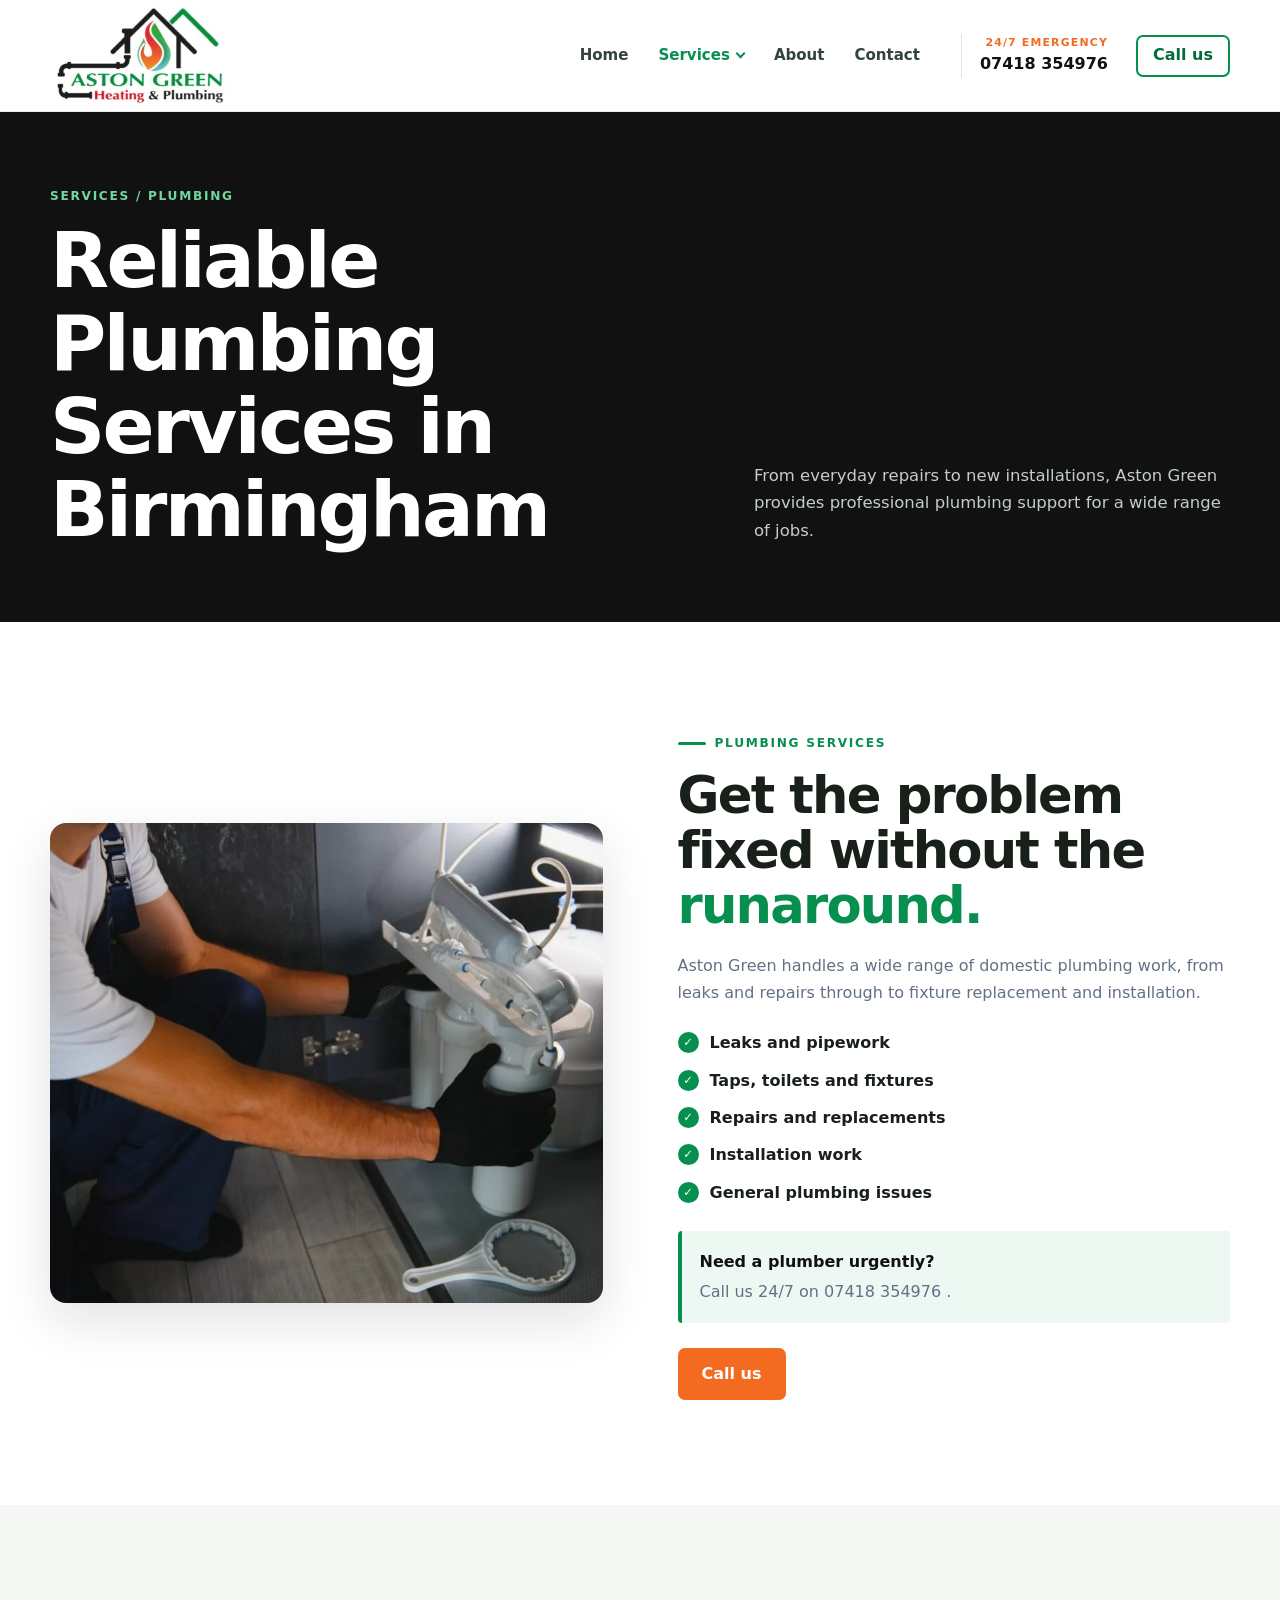
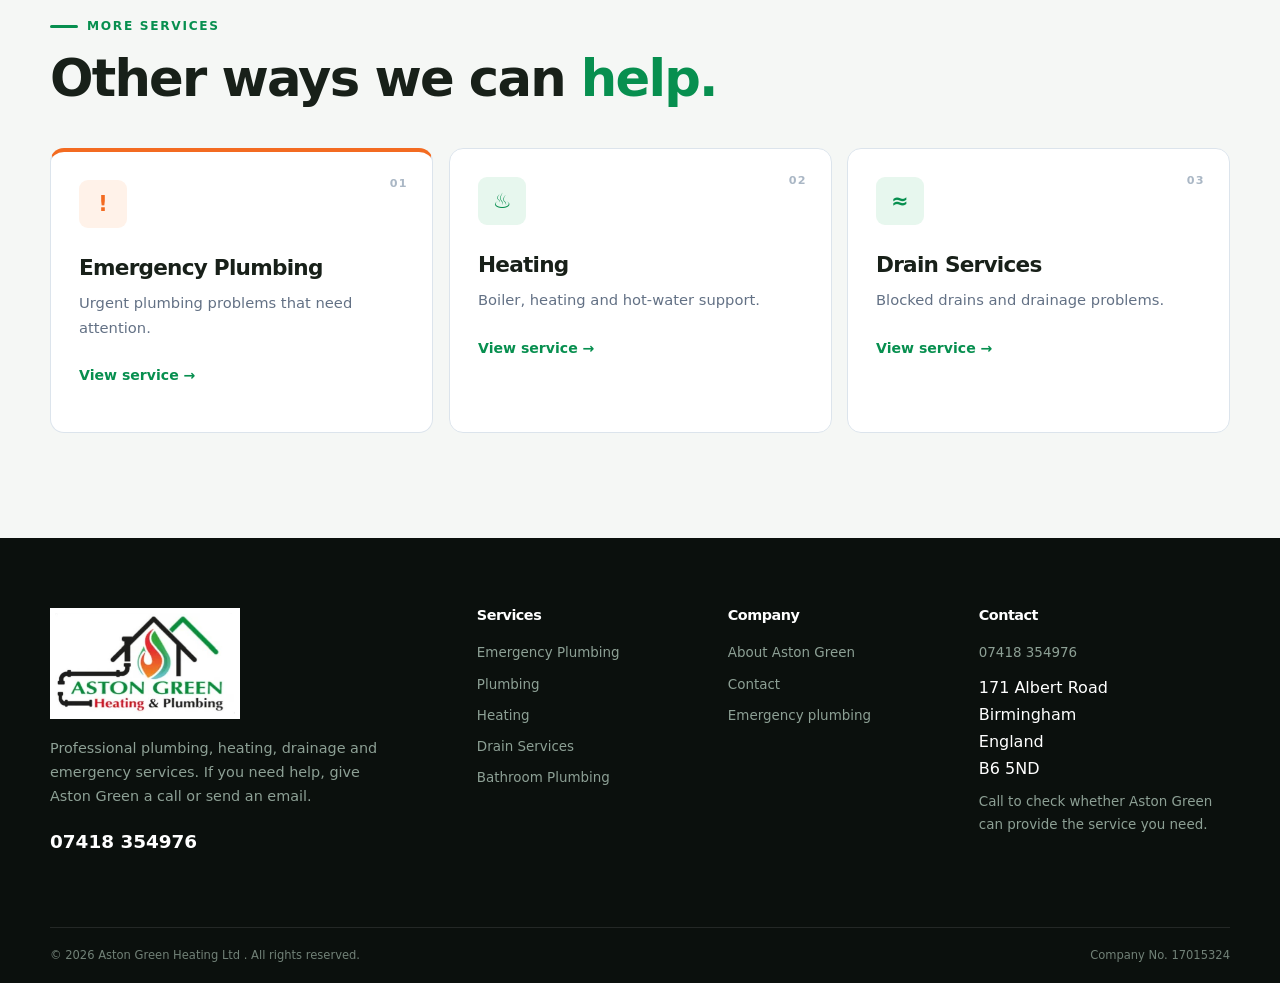
<file: plumbing.html>
<!DOCTYPE html>
<html lang="en-GB">
 <head>
  <!-- SEO METADATA — Page title, description and social sharing tags -->
  <title>
   Plumbing Services Birmingham | Aston Green Heating Ltd
  </title>
  <meta charset="utf-8"/>
  <meta content="width=device-width, initial-scale=1" name="viewport"/>
  <meta content="#111111" name="theme-color"/>
  <link href="styles.css" rel="stylesheet"/>
  <link href="assets/favicon.ico" rel="icon" type="image/x-icon"/>
  <link href="assets/favicon-32.png" rel="icon" sizes="32x32" type="image/png"/>
  <link href="assets/favicon-16.png" rel="icon" sizes="16x16" type="image/png"/>
  <link href="assets/apple-touch-icon.png" rel="apple-touch-icon" sizes="180x180"/>
  <meta content="Professional plumbing services in Birmingham from Aston Green Heating Ltd, including repairs, pipework, fixtures, replacements and installations." name="description"/>
  <meta content="index, follow, max-image-preview:large" name="robots"/>
  <meta content="website" property="og:type"/>
  <meta content="Aston Green Heating Ltd" property="og:site_name"/>
  <meta content="Plumbing Services Birmingham | Aston Green Heating Ltd" property="og:title"/>
  <meta content="Professional plumbing services in Birmingham from Aston Green Heating Ltd, including repairs, pipework, fixtures, replacements and installations." property="og:description"/>
  <meta content="en_GB" property="og:locale"/>
  <meta content="summary_large_image" name="twitter:card"/>
  <meta content="Plumbing Services Birmingham | Aston Green Heating Ltd" name="twitter:title"/>
  <meta content="Professional plumbing services in Birmingham from Aston Green Heating Ltd, including repairs, pipework, fixtures, replacements and installations." name="twitter:description"/>
  <script type="application/ld+json">
   {
  "@context": "https://schema.org",
  "@type": [
    "LocalBusiness",
    "Plumber"
  ],
  "name": "Aston Green Heating Ltd",
  "legalName": "Aston Green Heating Ltd",
  "telephone": "+44 7418 354976",
  "email": "info@agheatingandplumbing.co.uk",
  "address": {
    "@type": "PostalAddress",
    "streetAddress": "171 Albert Road",
    "addressLocality": "Birmingham",
    "addressCountry": "GB",
    "postalCode": "B6 5ND"
  },
  "identifier": {
    "@type": "PropertyValue",
    "propertyID": "Company Number",
    "value": "17015324"
  },
  "description": "Professional plumbing services in Birmingham from Aston Green Heating Ltd, including repairs, pipework, fixtures, replacements and installations.",
  "serviceType": [
    "Plumbing services",
    "Heating services",
    "Boiler services",
    "Drain services",
    "Bathroom plumbing",
    "Emergency plumbing",
    "Emergency heating"
  ],
  "openingHoursSpecification": [
    {
      "@type": "OpeningHoursSpecification",
      "dayOfWeek": [
        "Monday",
        "Tuesday",
        "Wednesday",
        "Thursday",
        "Friday",
        "Saturday",
        "Sunday"
      ],
      "opens": "00:00",
      "closes": "23:59"
    }
  ]
}
  </script>
 </head>
 <body>
  <!-- SITE HEADER — Navigation, logo and primary contact action -->
  <header class="site-header">
   <div class="container header-inner">
    <a aria-label="Aston Green Heating Ltd home" class="brand" href="index.html">
     <img alt="Aston Green Heating &amp; Plumbing logo" src="assets/aston-green-logo.png"/>
    </a>
    <input class="nav-toggle" id="nav-toggle-plumbing" type="checkbox"/>
    <label aria-expanded="false" aria-label="Open navigation" class="menu-toggle" for="nav-toggle-plumbing">
     <span>
     </span>
     <span>
     </span>
     <span>
     </span>
    </label>
    <nav aria-label="Primary navigation" class="main-nav">
     <a class="" href="index.html">
      Home
     </a>
     <details class="nav-dropdown active">
      <summary aria-expanded="false">
       Services
       <span aria-hidden="true" class="chevron">
       </span>
      </summary>
      <div class="dropdown-menu">
       <a href="emergency.html">
        Emergency Plumbing
       </a>
       <a href="plumbing.html">
        Plumbing
       </a>
       <a href="heating.html">
        Heating
       </a>
       <a href="drains.html">
        Drain Services
       </a>
       <a href="bathrooms.html">
        Bathroom Plumbing
       </a>
      </div>
     </details>
     <a class="" href="about.html">
      About
     </a>
     <a class="" href="contact.html">
      Contact
     </a>
    </nav>
    <a class="header-call" data-site-phone-link="" href="tel:07418354976">
     <span class="header-call-label">
      24/7 Emergency
     </span>
     <strong>
      <span data-site-phone="">
       07418 354976
      </span>
     </strong>
    </a>
    <a class="header-call-action" data-site-phone-link="" href="tel:07418354976">
     Call us
    </a>
   </div>
  </header>
  <!-- MAIN CONTENT — Page-specific content -->
  <main>
   <!-- SECTION: Reliable Plumbing Services in Birmingham -->
   <section class="page-hero">
    <div class="container page-hero-in">
     <div>
      <div class="crumb">
       Services / Plumbing
      </div>
      <h1>
       Reliable Plumbing Services in Birmingham
      </h1>
     </div>
     <p>
      From everyday repairs to new installations, Aston Green provides professional plumbing support for a wide range of jobs.
     </p>
    </div>
   </section>
   <!-- SECTION: Get the problem fixed without the runaround. -->
   <section class="section">
    <div class="container content-grid">
     <div aria-label="Professional plumbing tools and equipment" class="photo plumb" role="img">
     </div>
     <div class="copy">
      <div class="eyebrow">
       Plumbing services
      </div>
      <h2>
       Get the problem fixed without the
       <em>
        runaround.
       </em>
      </h2>
      <p>
       Aston Green handles a wide range of domestic plumbing work, from leaks and repairs through to fixture replacement and installation.
      </p>
      <ul class="checks">
       <li>
        Leaks and pipework
       </li>
       <li>
        Taps, toilets and fixtures
       </li>
       <li>
        Repairs and replacements
       </li>
       <li>
        Installation work
       </li>
       <li>
        General plumbing issues
       </li>
      </ul>
      <div class="callout">
       <strong>
        Need a plumber urgently?
       </strong>
       <span>
        Call us 24/7 on
        <a data-site-phone-link="" href="tel:07418354976">
         <span data-site-phone="">
          07418 354976
         </span>
        </a>
        .
       </span>
      </div>
      <div class="actions">
       <a class="btn primary" data-site-phone-link="" href="tel:07418354976">
        Call us
       </a>
      </div>
     </div>
    </div>
   </section>
   <!-- SECTION: Other ways we can help. -->
   <section class="section gray">
    <div class="container">
     <div class="section-head">
      <div>
       <div class="eyebrow">
        More services
       </div>
       <h2>
        Other ways we can
        <em>
         help.
        </em>
       </h2>
      </div>
     </div>
     <div class="services">
      <article class="service emergency">
       <span class="num">
        01
       </span>
       <div class="svc-icon">
        !
       </div>
       <h3>
        Emergency Plumbing
       </h3>
       <p>
        Urgent plumbing problems that need attention.
       </p>
       <a href="emergency.html">
        View service &rarr;
       </a>
      </article>
      <article class="service">
       <span class="num">
        02
       </span>
       <div class="svc-icon">
        ♨
       </div>
       <h3>
        Heating
       </h3>
       <p>
        Boiler, heating and hot-water support.
       </p>
       <a href="heating.html">
        View service &rarr;
       </a>
      </article>
      <article class="service">
       <span class="num">
        03
       </span>
       <div class="svc-icon">
        &asymp;
       </div>
       <h3>
        Drain Services
       </h3>
       <p>
        Blocked drains and drainage problems.
       </p>
       <a href="drains.html">
        View service &rarr;
       </a>
      </article>
     </div>
    </div>
   </section>
  </main>
  <!-- SITE FOOTER — Contact details, services and company information -->
  <footer class="site-footer">
   <div class="container footer-main">
    <div class="footer-brand">
     <a aria-label="Aston Green Heating Ltd home" class="brand footer-logo" href="index.html">
      <img alt="Aston Green Heating &amp; Plumbing logo" src="assets/aston-green-logo.png"/>
     </a>
     <p>
      Professional plumbing, heating, drainage and emergency services. If you need help, give Aston Green a call or send an email.
     </p>
     <a class="footer-phone" data-site-phone-link="" href="tel:07418354976">
      <span data-site-phone="">
       07418 354976
      </span>
     </a>
    </div>
    <div class="footer-col">
     <h3>
      Services
     </h3>
     <a href="emergency.html">
      Emergency Plumbing
     </a>
     <a href="plumbing.html">
      Plumbing
     </a>
     <a href="heating.html">
      Heating
     </a>
     <a href="drains.html">
      Drain Services
     </a>
     <a href="bathrooms.html">
      Bathroom Plumbing
     </a>
    </div>
    <div class="footer-col">
     <h3>
      Company
     </h3>
     <a href="about.html">
      About Aston Green
     </a>
     <a href="contact.html">
      Contact
     </a>
     <a href="emergency.html">
      Emergency plumbing
     </a>
    </div>
    <div class="footer-col footer-contact">
     <h3>
      Contact
     </h3>
     <a data-site-phone-link="" href="tel:07418354976">
      <span data-site-phone="">
       07418 354976
      </span>
     </a>
     <address class="footer-address" data-site-address="">
      171 Albert Road
      <br/>
      Birmingham
      <br/>
      England
      <br/>
      B6 5ND
     </address>
     <span>
      Call to check whether Aston Green can provide the service you need.
     </span>
    </div>
   </div>
   <div class="container footer-bottom">
    <span>
     &copy;
     <span data-current-year="">
      2026
     </span>
     <span data-site-company="">
      Aston Green Heating Ltd
     </span>
     . All rights reserved.
    </span>
    <span>
     Company No.
     <span data-site-company-number="">
      17015324
     </span>
    </span>
   </div>
  </footer>
  <!-- MOBILE CALL BAR -->
  <div class="mobile-call-bar">
   <span>
    24/7 Emergency
    <strong>
     <span data-site-phone="">
      07418 354976
     </span>
    </strong>
   </span>
   <a data-site-phone-link="" href="tel:07418354976">
    Call us
   </a>
  </div>
  <!-- SITE JAVASCRIPT — Shared business settings and interactions -->
  <script defer="" src="script.js">
  </script>
 </body>
</html>
</file>
<file: styles.css>
/* =========================================================
   ASTON GREEN HEATING & PLUMBING
   Main stylesheet — shared by every page.
   ========================================================= */

:root {
  --green: #078f4f;
  --green-dark: #056b3b;
  --green-soft: #0ca65d;
  --orange: #f36b21;
  --orange-dark: #d95713;
  --black: #111111;
  --charcoal: #1d2620;
  --navy: #111111;
  --navy-dark: #0b100d;
  --navy-soft: #123a25;
  --blue: #078f4f;
  --blue-bright: #38b96f;
  --red: #f36b21;
  --red-dark: #d95713;
  --ink: #182019;
  --muted: #637185;
  --line: #dce4ec;
  --surface: #f5f7f5;
  --white: #ffffff;
  --shadow: 0 18px 50px rgba(17, 17, 17, 0.12);
  --radius: 14px;
  --container: 1180px;
}

* { box-sizing: border-box; }
html { scroll-behavior: smooth; }
body {
  margin: 0;
  font-family: Inter, ui-sans-serif, system-ui, -apple-system, BlinkMacSystemFont, "Segoe UI", sans-serif;
  color: var(--ink);
  background: var(--white);
  line-height: 1.65;
}
img { display: block; max-width: 100%; }
a { color: inherit; text-decoration: none; }
button { font: inherit; cursor: pointer; }
.container { width: min(calc(100% - 40px), var(--container)); margin-inline: auto; }

/* ---------- Typography ---------- */
.eyebrow,
.kicker,
.crumb {
  display: inline-flex;
  align-items: center;
  gap: 9px;
  margin-bottom: 14px;
  color: var(--blue);
  font-size: 0.76rem;
  font-weight: 800;
  letter-spacing: 0.14em;
  text-transform: uppercase;
}

.eyebrow::before,
.kicker::before {
  content: "";
  width: 28px;
  height: 3px;
  background: currentColor;
  border-radius: 99px;
}

h1,
h2,
h3 { margin: 0; line-height: 1.08; letter-spacing: -0.035em; }
h1 { font-size: clamp(3rem, 6vw, 5.6rem); }
h2 { font-size: clamp(2.2rem, 4vw, 4rem); }
h3 { font-size: 1.35rem; }
p { margin: 0; color: var(--muted); }
em { color: var(--blue); font-style: normal; }

/* ---------- Header ---------- */
.site-header {
  position: sticky;
  top: 0;
  z-index: 50;
  background: rgba(255, 255, 255, 0.97);
  border-bottom: 1px solid rgba(17, 17, 17, 0.08);
  backdrop-filter: blur(12px);
}

.header-inner {
  min-height: 86px;
  display: flex;
  align-items: center;
  gap: 28px;
}

.brand { flex: 0 0 auto; }
.brand img { width: 190px; height: auto; }

.main-nav {
  display: flex;
  align-items: center;
  gap: 4px;
  margin-left: auto;
}

.main-nav > a,
.nav-dropdown > summary {
  display: flex;
  align-items: center;
  gap: 7px;
  padding: 12px 13px;
  color: #34443a;
  font-size: 0.94rem;
  font-weight: 700;
  list-style: none;
  cursor: pointer;
}

.main-nav > a:hover,
.main-nav > a.active,
.nav-dropdown[open] > summary,
.nav-dropdown.active > summary { color: var(--blue); }

.nav-dropdown { position: relative; }
.nav-dropdown > summary::-webkit-details-marker { display: none; }

.chevron {
  width: 7px;
  height: 7px;
  margin-top: -4px;
  border-right: 2px solid currentColor;
  border-bottom: 2px solid currentColor;
  transform: rotate(45deg);
  transition: transform 0.2s ease;
}

.nav-dropdown[open] .chevron { transform: rotate(225deg); margin-top: 4px; }

.dropdown-menu {
  position: absolute;
  top: calc(100% + 10px);
  left: 0;
  width: 250px;
  padding: 9px;
  background: var(--white);
  border: 1px solid var(--line);
  box-shadow: var(--shadow);
  border-radius: 12px;
}

.dropdown-menu a {
  display: block;
  padding: 10px 12px;
  border-radius: 8px;
  color: var(--ink);
  font-weight: 700;
}

.dropdown-menu a:hover { background: var(--surface); color: var(--blue); }

.header-call {
  display: flex;
  flex-direction: column;
  align-items: flex-end;
  padding-left: 18px;
  border-left: 1px solid var(--line);
}

.header-call-label {
  color: var(--red);
  font-size: 0.68rem;
  font-weight: 900;
  letter-spacing: 0.11em;
  text-transform: uppercase;
}

.header-call strong { color: var(--navy); font-size: 1rem; }

/* ---------- Mobile navigation ---------- */
.nav-toggle { position: absolute; opacity: 0; pointer-events: none; }
.menu-toggle {
  display: none;
  margin-left: auto;
  padding: 8px;
  color: var(--navy);
  cursor: pointer;
}
.menu-toggle span {
  display: block;
  width: 25px;
  height: 2px;
  margin: 5px 0;
  background: currentColor;
  transition: transform 0.2s ease;
}

/* ---------- Buttons ---------- */
.btn {
  display: inline-flex;
  align-items: center;
  justify-content: center;
  gap: 9px;
  min-height: 52px;
  padding: 0 22px;
  border: 2px solid transparent;
  border-radius: 7px;
  font-weight: 850;
  transition: transform 0.18s ease, background 0.18s ease, border-color 0.18s ease;
}
.btn:hover { transform: translateY(-2px); }
.btn.primary { color: var(--white); background: var(--red); }
.btn.primary:hover { background: var(--red-dark); }
.btn.outline { color: var(--navy); background: transparent; border-color: #9eabb9; }
.btn.outline:hover { border-color: var(--navy); }
.hero .btn.outline { color: var(--white); border-color: rgba(255,255,255,0.55); }
.hero .btn.outline:hover { border-color: var(--white); }
.btn.secondary { color: var(--white); background: var(--navy); }
.btn.white-btn { color: var(--navy); background: var(--white); }
.actions { display: flex; flex-wrap: wrap; gap: 12px; }

/* ---------- Home hero ---------- */
.hero { overflow: hidden; background: var(--navy); color: var(--white); }
.hero-in {
  min-height: 680px;
  display: grid;
  grid-template-columns: 1.05fr 0.95fr;
  align-items: center;
  gap: 70px;
  padding-block: 70px;
}
.hero h1 { max-width: 760px; }
.hero h1 strong { color: var(--blue-bright); font-weight: inherit; }
.hero p { max-width: 650px; margin: 25px 0 30px; color: #d4ddd7; font-size: 1.1rem; }
.hero .kicker { color: #71d89c; }
.hero-meta {
  display: flex;
  gap: 34px;
  margin-top: 38px;
  padding-top: 24px;
  border-top: 1px solid rgba(255,255,255,0.16);
}
.hero-meta div { display: grid; gap: 1px; }
.hero-meta strong { font-size: 1.2rem; }
.hero-meta span { color: #9caf9f; font-size: 0.8rem; }

.hero-photo {
  min-height: 510px;
  position: relative;
  background:
    linear-gradient(180deg, rgba(8,14,10,0.02), rgba(8,14,10,0.55)),
    url('assets/images/plumber-working.webp') center/cover;
  border-radius: 18px;
  box-shadow: 25px 25px 0 rgba(7,143,79,0.18);
}

.hero-card {
  position: absolute;
  left: 25px;
  right: 25px;
  bottom: 25px;
  display: flex;
  align-items: center;
  gap: 13px;
  padding: 16px;
  background: rgba(17,17,17,0.95);
  border: 1px solid rgba(255,255,255,0.13);
  border-radius: 10px;
}
.hero-card .icon {
  width: 45px;
  height: 45px;
  display: grid;
  place-items: center;
  flex: 0 0 auto;
  background: var(--red);
  border-radius: 8px;
  font-weight: 900;
}
.hero-card div:nth-child(2) { display: grid; }
.hero-card span { color: #a9b8ae; font-size: 0.82rem; }

/* ---------- Trust bar ---------- */
.trust { background: var(--white); border-bottom: 1px solid var(--line); }
.trust-in { display: grid; grid-template-columns: repeat(3, 1fr); }
.trust-item {
  display: flex;
  align-items: center;
  gap: 13px;
  min-height: 92px;
  padding: 18px 20px;
  border-right: 1px solid var(--line);
}
.trust-item:first-child { border-left: 1px solid var(--line); }
.trust-icon {
  width: 42px;
  height: 42px;
  display: grid;
  place-items: center;
  flex: 0 0 auto;
  color: var(--blue);
  background: #e7f7ee;
  border-radius: 50%;
  font-weight: 900;
}
.trust-item div:last-child { display: grid; }
.trust-item strong { font-size: 0.9rem; }
.trust-item span { color: var(--muted); font-size: 0.75rem; }

/* ---------- Sections ---------- */
.section { padding: 105px 0; }
.section.gray { background: var(--surface); }
.section-head {
  display: flex;
  align-items: end;
  justify-content: space-between;
  gap: 40px;
  margin-bottom: 42px;
}
.section-head > p { max-width: 470px; }

/* ---------- Services ---------- */
.services { display: grid; grid-template-columns: repeat(3, 1fr); gap: 16px; }
.service {
  position: relative;
  min-height: 285px;
  padding: 28px;
  border: 1px solid var(--line);
  background: var(--white);
  border-radius: var(--radius);
  transition: transform 0.2s ease, box-shadow 0.2s ease, border-color 0.2s ease;
}
.service:hover { transform: translateY(-5px); border-color: #b7c9bd; box-shadow: var(--shadow); }
.service.emergency { border-top: 4px solid var(--red); }
.num { position: absolute; right: 24px; top: 23px; color: #aab7c5; font-size: 0.7rem; font-weight: 900; letter-spacing: 0.1em; }
.svc-icon {
  width: 48px;
  height: 48px;
  display: grid;
  place-items: center;
  margin-bottom: 28px;
  color: var(--blue);
  background: #e7f7ee;
  border-radius: 9px;
  font-size: 1.3rem;
  font-weight: 900;
}
.service.emergency .svc-icon { color: var(--red); background: #fff2e9; }
.service p { margin: 12px 0 22px; font-size: 0.92rem; }
.service a { color: var(--blue); font-size: 0.88rem; font-weight: 850; }

/* ---------- Emergency ---------- */
.emergency-band { padding: 75px 0; background: var(--red); color: var(--white); }
.emergency-in { display: flex; align-items: center; justify-content: space-between; gap: 40px; }
.emergency-band .eyebrow { color: #ffd1b5; }
.emergency-band h2 { max-width: 800px; }
.emergency-band p { margin-top: 14px; max-width: 700px; color: #ffe0cc; }

/* ---------- Split / content ---------- */
.split,
.content-grid {
  display: grid;
  grid-template-columns: 1fr 1fr;
  align-items: center;
  gap: 75px;
}
.copy > p { margin: 20px 0; }
.photo {
  min-height: 480px;
  border-radius: 16px;
  background: center/cover no-repeat;
  box-shadow: var(--shadow);
}
.photo.plumb { background-image: url('assets/images/plumber-working.webp'); }
.photo.heating { background-image: url('assets/images/boiler-installation.webp'); }
.checks { display: grid; gap: 11px; margin: 24px 0 0; padding: 0; list-style: none; }
.checks li { display: flex; gap: 11px; align-items: flex-start; font-weight: 700; }
.checks li::before {
  content: '✓';
  display: grid;
  place-items: center;
  width: 21px;
  height: 21px;
  flex: 0 0 auto;
  margin-top: 2px;
  color: var(--white);
  background: var(--blue);
  border-radius: 50%;
  font-size: 0.72rem;
  font-weight: 900;
}
.callout {
  display: grid;
  gap: 3px;
  margin: 25px 0;
  padding: 18px;
  background: #edf8f2;
  border-left: 4px solid var(--blue);
  border-radius: 4px;
}
.callout strong { color: var(--navy); }
.callout span { color: var(--muted); }

/* ---------- Steps ---------- */
.steps {
  display: grid;
  grid-template-columns: repeat(3, 1fr);
  border-top: 1px solid var(--line);
  border-left: 1px solid var(--line);
}
.step {
  min-height: 230px;
  padding: 30px;
  background: var(--white);
  border-right: 1px solid var(--line);
  border-bottom: 1px solid var(--line);
}
.step b { color: var(--blue); font-size: 0.72rem; letter-spacing: 0.13em; }
.step h3 { margin: 22px 0 10px; }
.step p { font-size: 0.9rem; }

/* ---------- Gallery ---------- */
.gallery {
  display: grid;
  grid-template-columns: 1.2fr 0.8fr 0.8fr;
  grid-template-rows: 250px 250px;
  gap: 12px;
}
.g { position: relative; border-radius: 12px; background: center/cover no-repeat; overflow: hidden; }
.g::after {
  content: '';
  position: absolute;
  inset: 0;
  background: linear-gradient(180deg, transparent 45%, rgba(0,0,0,0.65));
}
.g span { position: absolute; z-index: 1; left: 18px; bottom: 16px; color: var(--white); font-weight: 800; }
.g1 { grid-row: span 2; background-image: url('assets/images/boiler-installation.webp'); }
.g2 { background-image: url('assets/images/copper-pipework.webp'); }
.g3 { background-image: url('assets/images/bathroom-shower.webp'); }
.g4 { background-image: url('assets/images/plumber-working.webp'); }
.g5 { background-image: url('assets/images/hot-water-system.webp'); }

/* ---------- FAQ ---------- */
.faq { max-width: 900px; }
.faq-item { border-bottom: 1px solid var(--line); }
.faq-item summary {
  display: flex;
  justify-content: space-between;
  gap: 20px;
  padding: 23px 0;
  color: var(--navy);
  font-weight: 800;
  list-style: none;
  cursor: pointer;
}
.faq-item summary::-webkit-details-marker { display: none; }
.faq-item summary span { font-size: 1.3rem; transition: transform 0.2s ease; }
.faq-item[open] summary span { transform: rotate(45deg); }
.faq-answer { padding: 0 50px 22px 0; }

/* ---------- Page hero ---------- */
.page-hero { background: var(--navy); color: var(--white); }
.page-hero-in {
  min-height: 390px;
  display: grid;
  grid-template-columns: 1.15fr 0.85fr;
  align-items: end;
  gap: 60px;
  padding-block: 70px;
}
.page-hero h1 { max-width: 850px; }
.page-hero h1 span { color: var(--blue-bright); }
.page-hero p { max-width: 500px; padding-bottom: 8px; color: #c3cec7; font-size: 1.03rem; }
.crumb { color: #71d89c; }

/* ---------- Contact ---------- */
.contact { background: var(--navy); color: var(--white); }
.contact-grid { display: grid; grid-template-columns: 1fr 1fr; gap: 20px; }
.contact-card {
  min-height: 330px;
  padding: 38px;
  border: 1px solid rgba(255,255,255,0.12);
  background: rgba(255,255,255,0.045);
  border-radius: 14px;
}
.contact-card p { margin: 20px 0 30px; color: #c3cec7; max-width: 470px; }
.contact-details { display: grid; gap: 14px; }
.contact-details a {
  color: var(--white);
  font-size: clamp(1.35rem, 2vw, 1.8rem);
  font-weight: 850;
}
.contact-details a:hover { color: var(--blue-bright); }
.contact-details .contact-label {
  display: block;
  margin-bottom: -8px;
  color: #71d89c;
  font-size: 0.7rem;
  font-weight: 900;
  letter-spacing: 0.12em;
  text-transform: uppercase;
}
.contact-action {
  min-height: 330px;
  display: flex;
  flex-direction: column;
  justify-content: center;
  padding: 38px;
  background: var(--white);
  color: var(--ink);
  border-radius: 14px;
  box-shadow: var(--shadow);
}
.contact-action h2 { font-size: clamp(2rem, 4vw, 3.4rem); }
.contact-action p { max-width: 520px; margin: 18px 0 26px; }
.contact-buttons { display: flex; flex-wrap: wrap; gap: 12px; }

/* ---------- Footer ---------- */
.site-footer { background: var(--navy-dark); color: var(--white); }
.footer-main {
  display: grid;
  grid-template-columns: 1.5fr 0.8fr 0.8fr 1fr;
  gap: 50px;
  padding-block: 70px;
}
.footer-logo img { width: 190px; }
.footer-brand p { max-width: 330px; margin: 18px 0; color: #8da095; font-size: 0.9rem; }
.footer-phone { color: var(--white); font-size: 1.15rem; font-weight: 850; }
.footer-col { display: grid; align-content: start; gap: 9px; }
.footer-col h3 { margin-bottom: 10px; font-size: 0.9rem; }
.footer-col a,
.footer-col span { color: #8da095; font-size: 0.84rem; }
.footer-col a:hover { color: var(--white); }
.footer-bottom {
  display: flex;
  justify-content: space-between;
  gap: 20px;
  padding: 18px 0;
  border-top: 1px solid rgba(255,255,255,0.1);
  color: #718177;
  font-size: 0.72rem;
}

/* ---------- Mobile call bar ---------- */
.mobile-call-bar { display: none; }

/* ---------- Responsive ---------- */
@media (max-width: 980px) {
  .header-inner { min-height: 74px; }
  .brand img { width: 155px; }
  .header-call { display: none; }
  .menu-toggle { display: block; }

  .main-nav {
    position: absolute;
    top: 74px;
    left: 0;
    right: 0;
    display: none;
    margin: 0;
    padding: 14px 20px 20px;
    background: var(--white);
    border-bottom: 1px solid var(--line);
    box-shadow: var(--shadow);
    flex-direction: column;
    align-items: stretch;
  }

  .nav-toggle:checked ~ .main-nav { display: flex; }
  .nav-toggle:checked ~ .menu-toggle span:nth-child(1) { transform: translateY(7px) rotate(45deg); }
  .nav-toggle:checked ~ .menu-toggle span:nth-child(2) { opacity: 0; }
  .nav-toggle:checked ~ .menu-toggle span:nth-child(3) { transform: translateY(-7px) rotate(-45deg); }

  .main-nav > a,
  .nav-dropdown > summary { width: 100%; }
  .dropdown-menu {
    position: static;
    width: 100%;
    padding: 0 0 0 12px;
    border: 0;
    box-shadow: none;
  }

  .hero-in,
  .page-hero-in { grid-template-columns: 1fr; }
  .hero-in { min-height: auto; }
  .page-hero-in { min-height: auto; align-items: start; }
  .hero-photo { min-height: 430px; }
  .trust-in { grid-template-columns: 1fr 1fr; }
  .services { grid-template-columns: 1fr 1fr; }
  .split,
  .content-grid,
  .contact-grid { grid-template-columns: 1fr; }
  .steps { grid-template-columns: 1fr; }
  .gallery { grid-template-columns: 1fr 1fr; grid-template-rows: 220px 220px 220px; }
  .g1 { grid-row: span 2; }
  .g5 { grid-column: 1 / -1; }
  .footer-main { grid-template-columns: 1fr 1fr; }
}

@media (max-width: 640px) {
  body { padding-bottom: 66px; }
  .container { width: min(calc(100% - 28px), var(--container)); }
  .section { padding: 72px 0; }
  h1 { font-size: clamp(2.55rem, 12vw, 4rem); }
  h2 { font-size: 2.35rem; }
  .hero-in { padding-block: 55px; gap: 45px; }
  .hero-photo { min-height: 360px; box-shadow: 12px 12px 0 rgba(7,143,79,0.18); }
  .hero-card { left: 12px; right: 12px; bottom: 12px; flex-wrap: wrap; }
  .hero-card .btn { width: 100%; }
  .hero-meta { gap: 18px; flex-wrap: wrap; }
  .trust-in { grid-template-columns: 1fr; }
  .trust-item { border-left: 1px solid var(--line); }
  .section-head { display: block; }
  .section-head > p { margin-top: 16px; }
  .services { grid-template-columns: 1fr; }
  .service { min-height: 245px; }
  .emergency-in { display: block; }
  .emergency-in .btn { margin-top: 25px; width: 100%; }
  .photo { min-height: 340px; }
  .gallery { grid-template-columns: 1fr; grid-template-rows: repeat(5, 220px); }
  .g1,
  .g5 { grid-column: auto; grid-row: auto; }
  .contact-card,
  .contact-action { min-height: auto; padding: 26px; }
  .contact-buttons { display: grid; }
  .contact-buttons .btn { width: 100%; }
  .footer-main { grid-template-columns: 1fr; gap: 35px; padding-block: 50px; }
  .footer-bottom { display: grid; }

  .mobile-call-bar {
    position: fixed;
    z-index: 100;
    left: 0;
    right: 0;
    bottom: 0;
    display: flex;
    align-items: center;
    justify-content: space-between;
    gap: 12px;
    padding: 10px 14px;
    background: var(--red);
    color: var(--white);
    box-shadow: 0 -10px 30px rgba(0,0,0,0.16);
  }
  .mobile-call-bar span {
    display: grid;
    font-size: 0.68rem;
    line-height: 1.1;
    text-transform: uppercase;
    letter-spacing: 0.08em;
    font-weight: 800;
  }
  .mobile-call-bar strong { font-size: 0.9rem; }
  .mobile-call-bar a {
    padding: 10px 14px;
    border-radius: 5px;
    background: var(--white);
    color: var(--red);
    font-weight: 900;
  }
}

/* =========================================================
   Motion & polish
   Progressive enhancement: content remains visible without JS.
   ========================================================= */
body.has-js .reveal-on-scroll {
  opacity: 0;
  transform: translateY(28px);
  transition: opacity 0.7s ease, transform 0.7s cubic-bezier(.2,.7,.2,1);
  transition-delay: calc(var(--reveal-index, 0) * 55ms);
  will-change: opacity, transform;
}

body.has-js .reveal-on-scroll.is-visible {
  opacity: 1;
  transform: none;
}

body.has-js .reveal-stagger > * {
  transition-delay: calc(var(--reveal-index, 0) * 70ms);
}

.site-header {
  transition: box-shadow 0.25s ease, background 0.25s ease;
}

.site-header.is-scrolled {
  background: rgba(255, 255, 255, 0.985);
  box-shadow: 0 8px 30px rgba(17, 17, 17, 0.09);
}

.btn {
  position: relative;
  overflow: hidden;
  transition: transform 0.22s ease, box-shadow 0.22s ease, background-color 0.22s ease, border-color 0.22s ease;
}

.btn:hover {
  transform: translateY(-3px);
  box-shadow: 0 10px 24px rgba(17, 17, 17, 0.14);
}

.btn:active { transform: translateY(-1px) scale(0.99); }

.hero-photo {
  transition: transform 0.8s cubic-bezier(.2,.7,.2,1);
}

.hero-photo:hover { transform: translateY(-4px); }

.photo {
  transition: transform 0.45s ease, box-shadow 0.45s ease;
}

.photo:hover {
  transform: translateY(-4px);
  box-shadow: 0 22px 50px rgba(7, 26, 49, 0.16);
}

.service,
.step,
.area-list span,
.contact-card {
  transition: transform 0.28s ease, box-shadow 0.28s ease, border-color 0.28s ease, background-color 0.28s ease;
}

.service:hover { transform: translateY(-7px); }
.step:hover { transform: translateY(-4px); box-shadow: var(--shadow); }
.area-list span:hover { transform: translateY(-3px); box-shadow: 0 10px 25px rgba(17, 17, 17, 0.08); }

.gallery .g {
  overflow: hidden;
  transition: transform 0.35s ease, box-shadow 0.35s ease;
}

.gallery .g::after {
  transition: transform 0.6s ease;
}

.gallery .g:hover {
  transform: translateY(-5px);
  box-shadow: 0 20px 42px rgba(7, 26, 49, 0.16);
}

.gallery .g:hover::after { transform: scale(1.045); }

.dropdown-menu {
  transform-origin: top left;
  animation: dropdown-in 0.18s ease both;
}

@keyframes dropdown-in {
  from { opacity: 0; transform: translateY(-7px) scale(0.98); }
  to { opacity: 1; transform: translateY(0) scale(1); }
}

@media (prefers-reduced-motion: reduce) {
  html { scroll-behavior: auto; }
  *, *::before, *::after {
    animation-duration: 0.01ms !important;
    animation-iteration-count: 1 !important;
    transition-duration: 0.01ms !important;
    scroll-behavior: auto !important;
  }
}


/* ---------- Editable business information ---------- */
.footer-address {
  margin: 0;
  font-style: normal;
  line-height: 1.7;
}

.contact-details address {
  margin: 0;
  font-style: normal;
  line-height: 1.7;
}

/* ---------- Email CTA ---------- */
.header-call-action {
  display: inline-flex;
  align-items: center;
  justify-content: center;
  min-height: 42px;
  padding: 0 15px;
  border: 2px solid var(--green);
  border-radius: 7px;
  color: var(--green-dark);
  background: var(--white);
  font-weight: 850;
  transition: transform 0.22s ease, background-color 0.22s ease, color 0.22s ease;
}

.header-call-action:hover {
  transform: translateY(-2px);
  color: var(--white);
  background: var(--green);
}

@media (max-width: 980px) {
  .header-call-action { display: none; }
}
</file>
